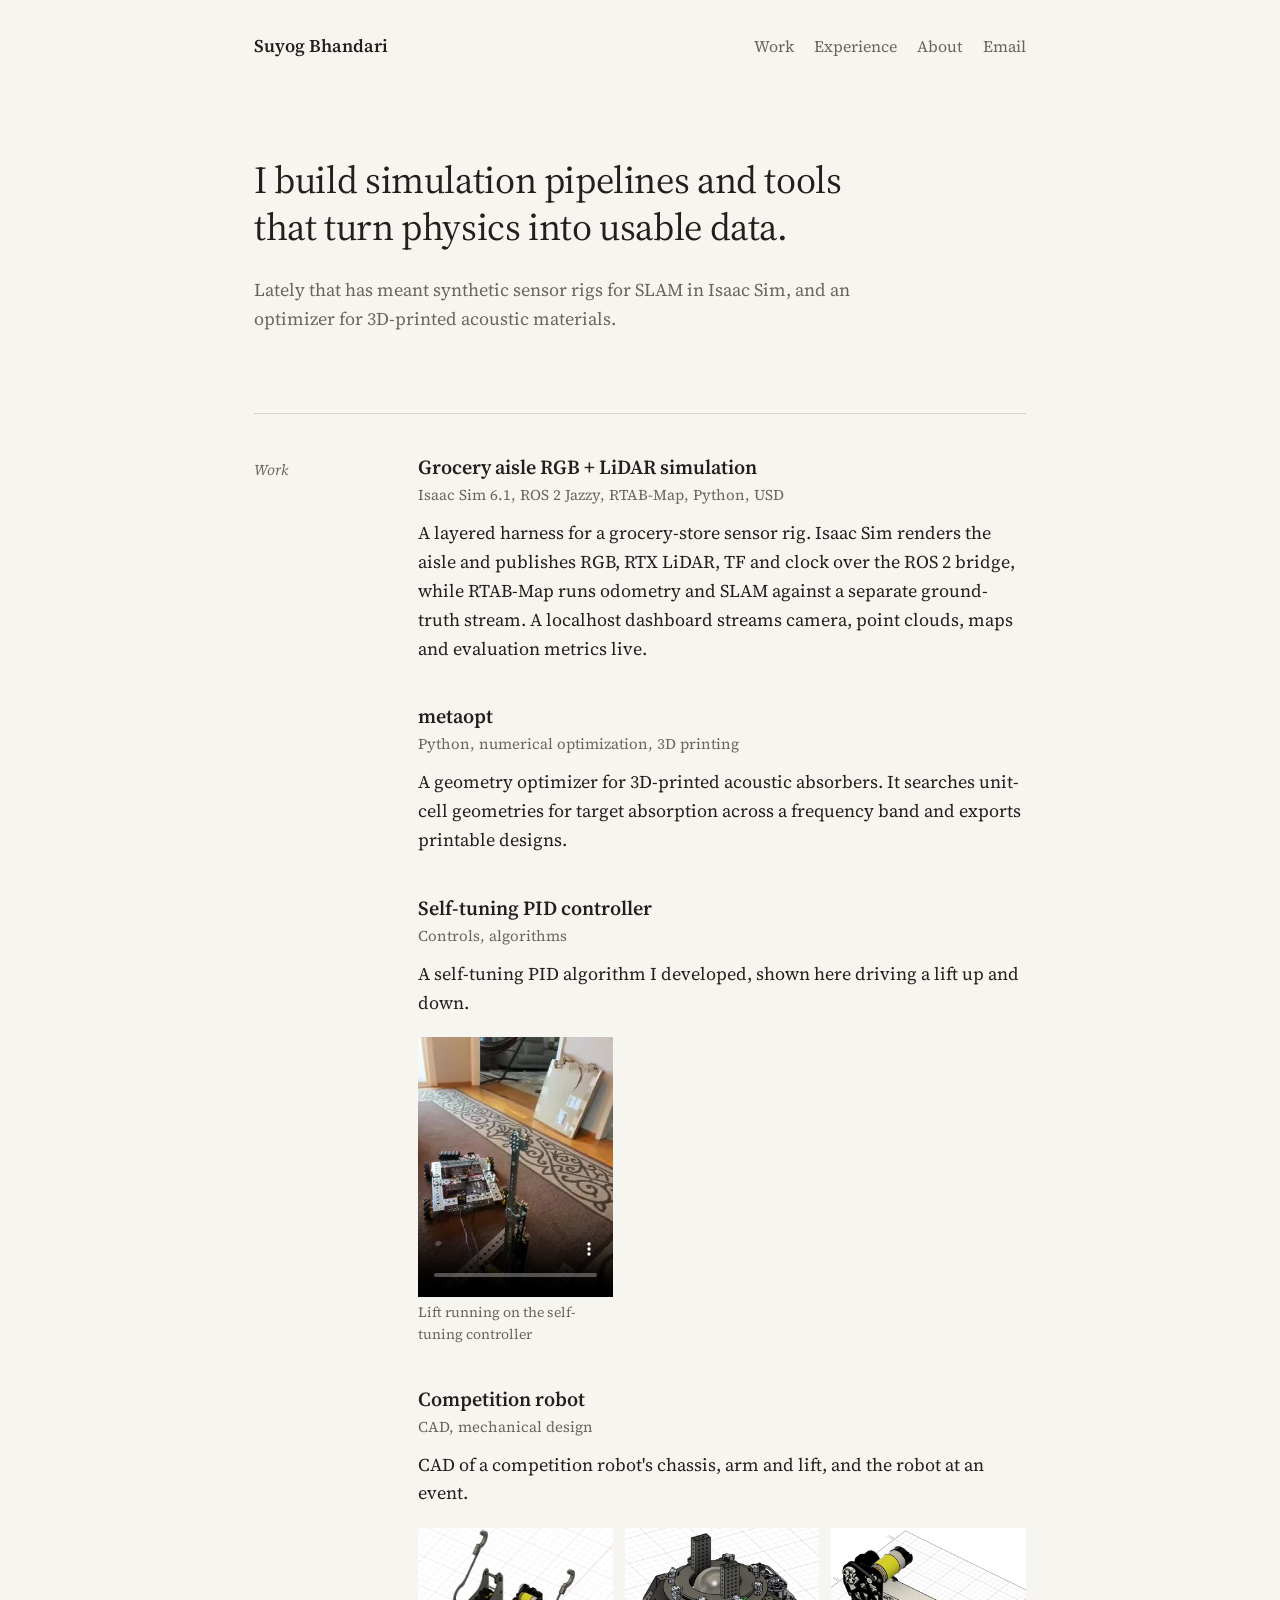
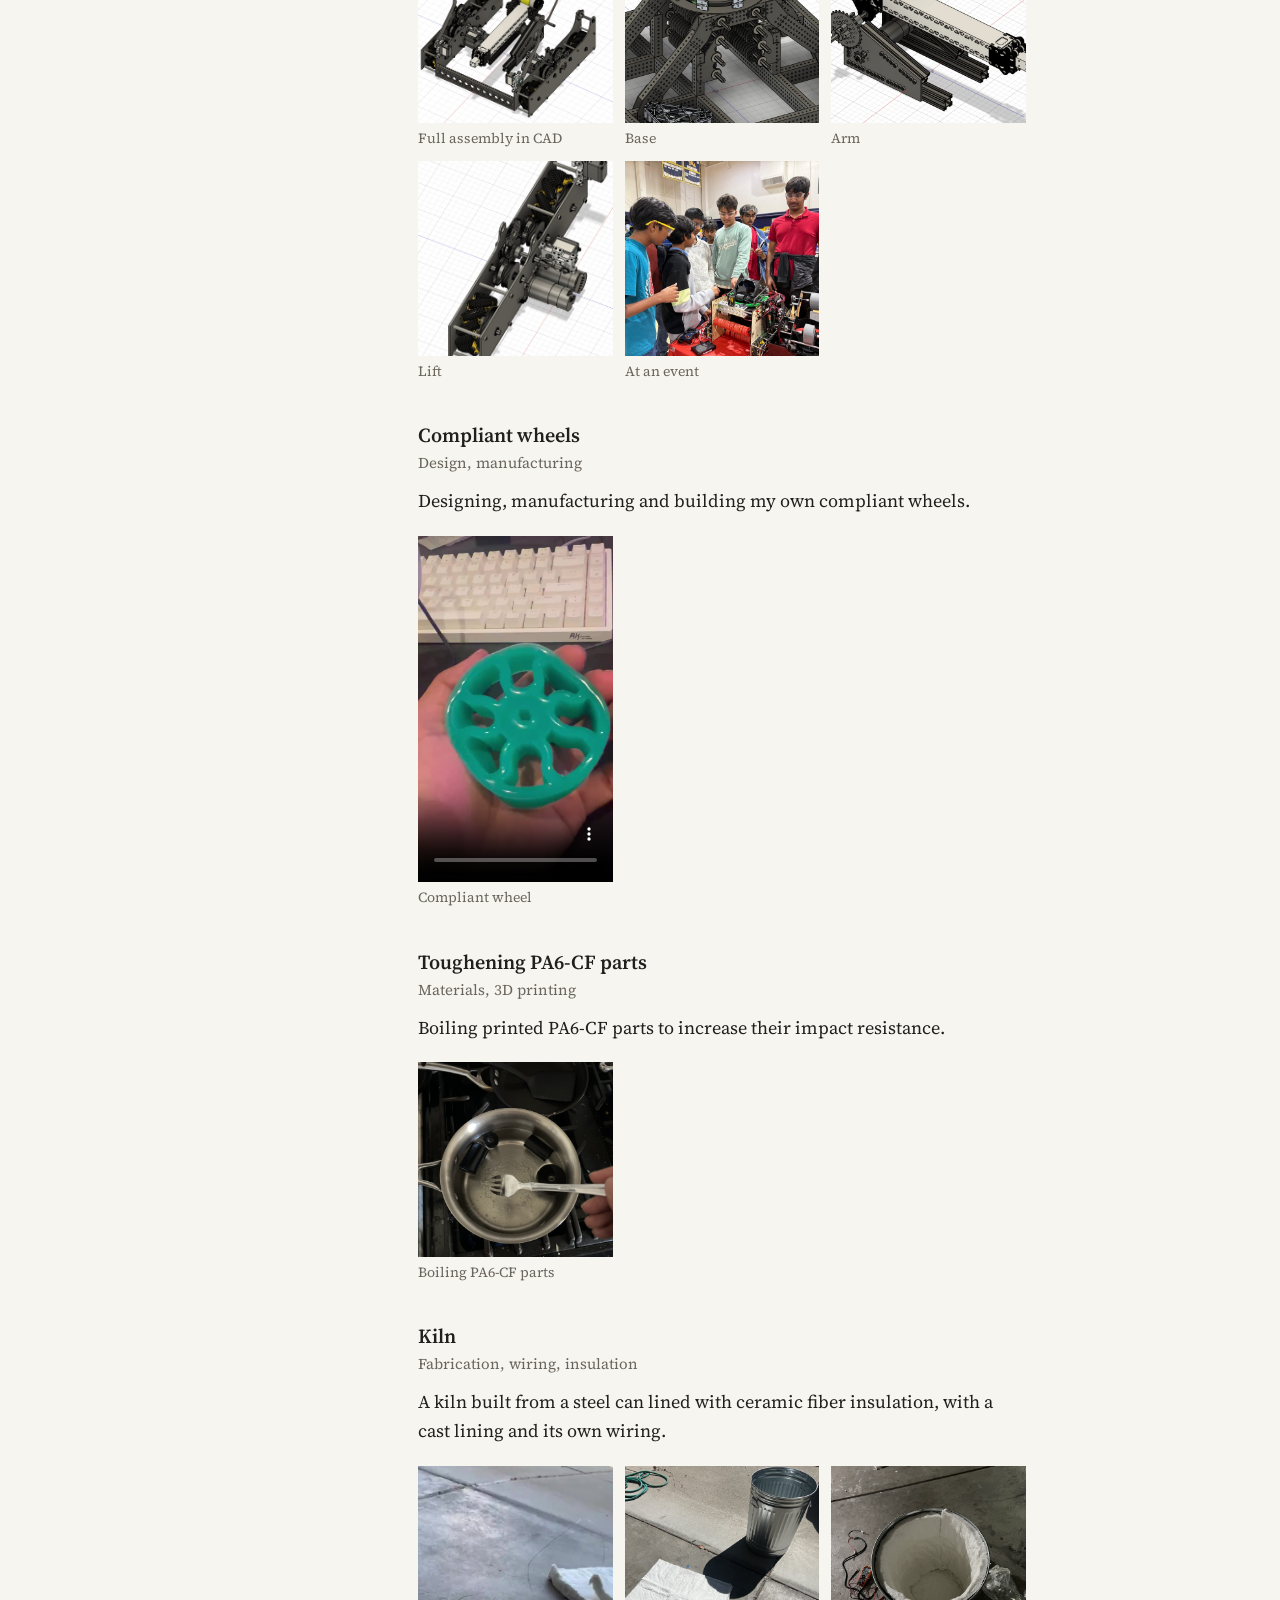
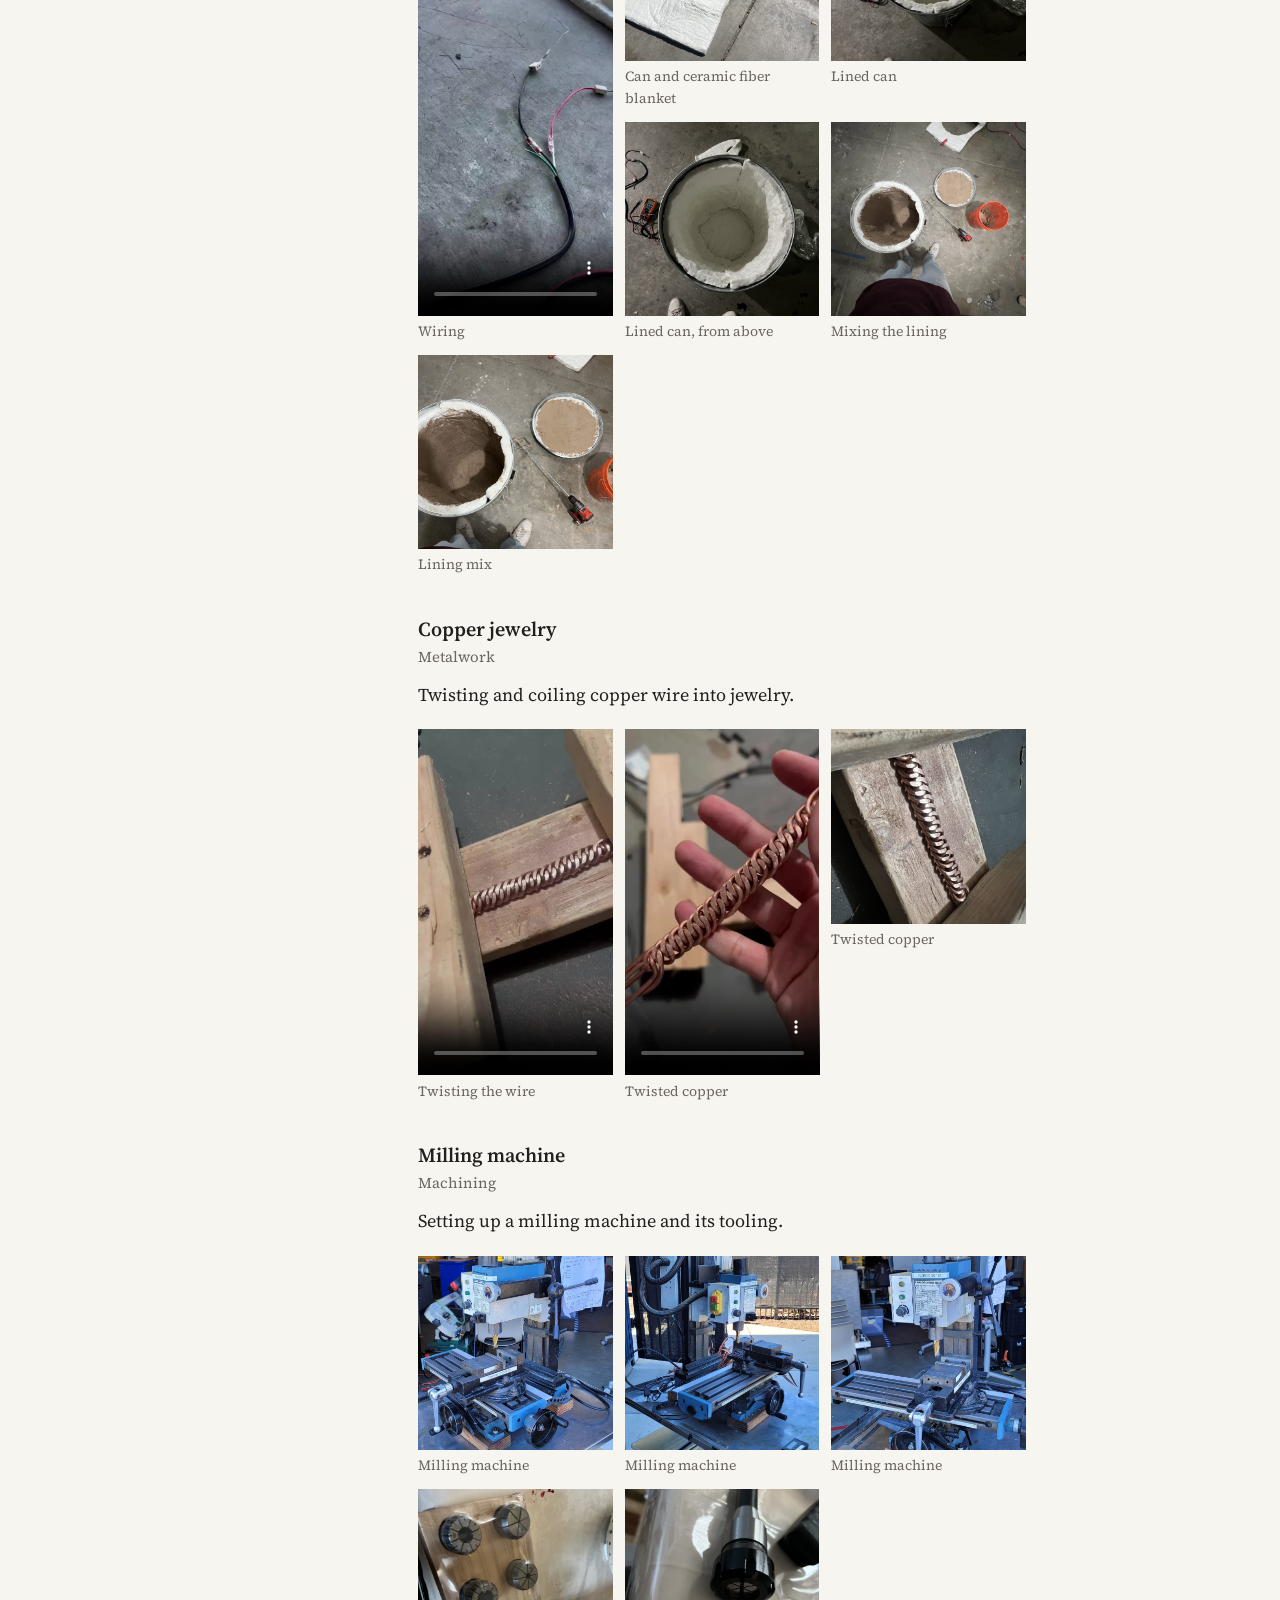
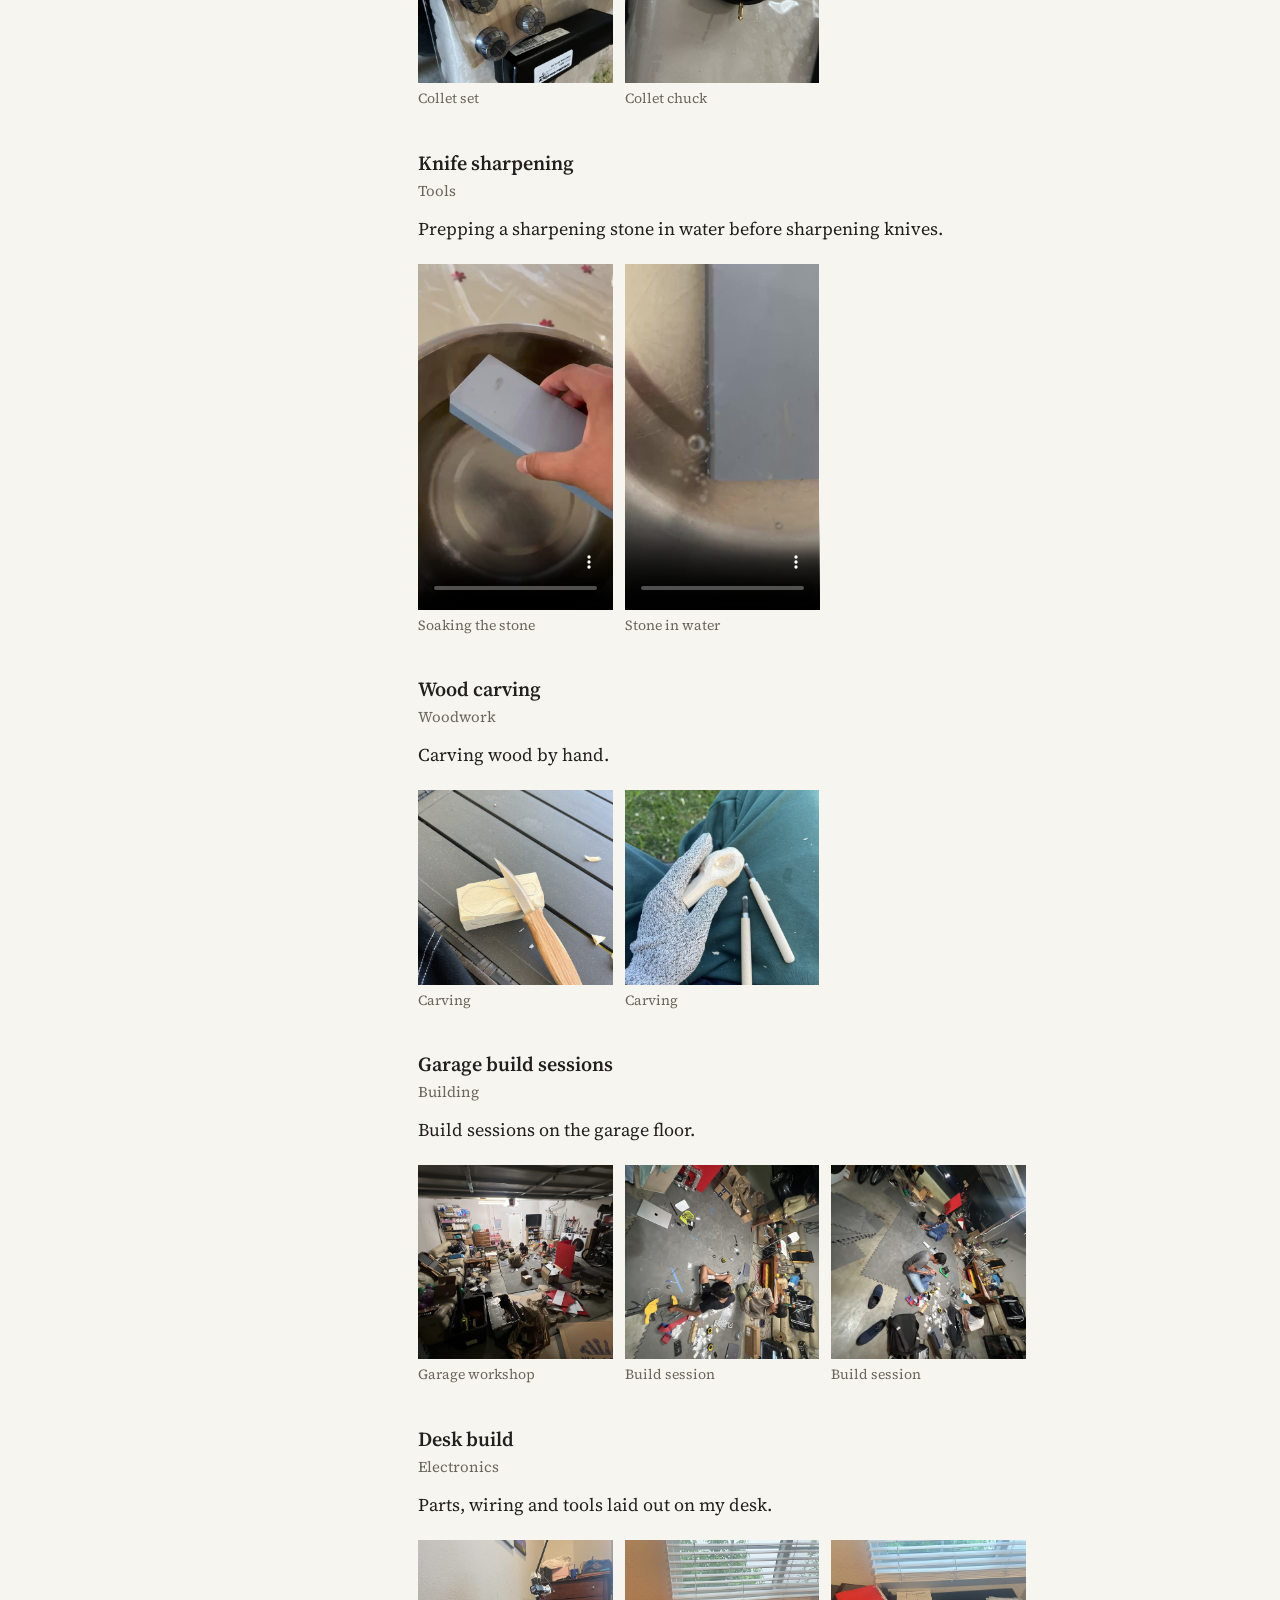
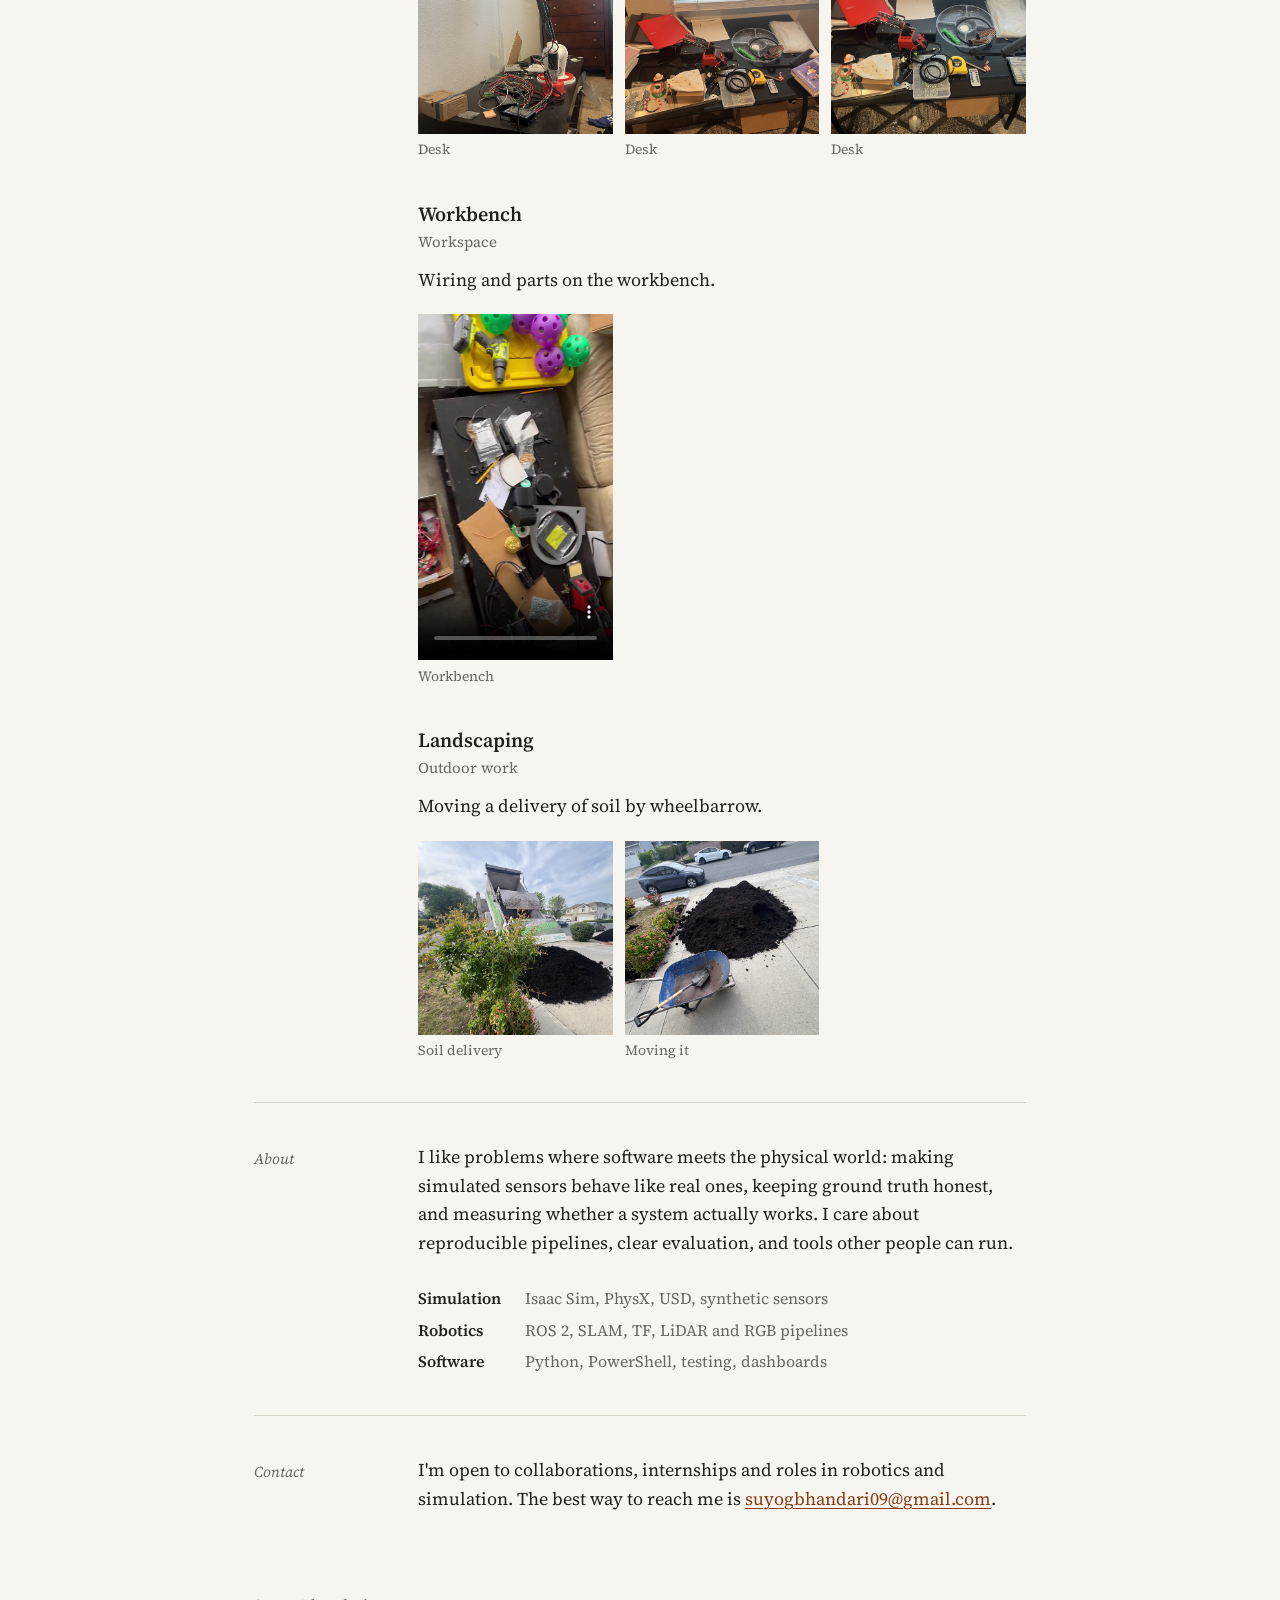
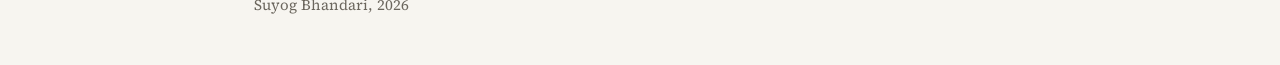
<file: index.html>
<!doctype html>
<html lang="en">
<head>
  <meta charset="utf-8">
  <meta name="viewport" content="width=device-width, initial-scale=1">
  <title>Suyog Bhandari</title>
  <meta name="description" content="Suyog Bhandari: robotics simulation, perception, and computational design.">
  <link rel="preconnect" href="https://fonts.googleapis.com">
  <link rel="preconnect" href="https://fonts.gstatic.com" crossorigin>
  <link href="https://fonts.googleapis.com/css2?family=Source+Serif+4:ital,opsz,wght@0,8..60,400;0,8..60,600;1,8..60,400&display=swap" rel="stylesheet">
  <link rel="stylesheet" href="styles.css">
</head>
<body>
  <header class="site-header">
    <a class="name" href="#top">Suyog Bhandari</a>
    <nav>
      <a href="#work">Work</a>
      <a href="/work">Experience</a>
      <a href="#about">About</a>
      <a href="mailto:suyogbhandari09@gmail.com">Email</a>
    </nav>
  </header>

  <main id="top">
    <section class="intro">
      <!-- Even the robots are told where not to look. -->
      <h1>I build simulation pipelines and tools that turn physics into usable data.</h1>
      <p>Lately that has meant synthetic sensor rigs for SLAM in Isaac Sim, and an optimizer for 3D-printed acoustic materials.</p>
    </section>

    <section id="work" class="block">
      <h2>Work</h2>
      <div class="block-body">
        <article class="entry">
          <h3>Grocery aisle RGB + LiDAR simulation</h3>
          <p class="meta">Isaac Sim 6.1, ROS 2 Jazzy, RTAB-Map, Python, USD</p>
          <p>A layered harness for a grocery-store sensor rig. Isaac Sim renders the aisle and publishes RGB, RTX LiDAR, TF and clock over the ROS 2 bridge, while RTAB-Map runs odometry and SLAM against a separate ground-truth stream. A localhost dashboard streams camera, point clouds, maps and evaluation metrics live.</p>
        </article>

        <article class="entry">
          <h3>metaopt</h3>
          <p class="meta">Python, numerical optimization, 3D printing</p>
          <p>A geometry optimizer for 3D-printed acoustic absorbers. It searches unit-cell geometries for target absorption across a frequency band and exports printable designs.</p>
        </article>

        <article class="entry">
          <h3>Self-tuning PID controller</h3>
          <p class="meta">Controls, algorithms</p>
          <p>A self-tuning PID algorithm I developed, shown here driving a lift up and down.</p>
          <div class="gallery">
            <figure class="tall">
              <video src="media/pid-lift.mp4" poster="media/pid-lift-poster.jpg" controls muted loop playsinline preload="none"></video>
              <figcaption>Lift running on the self-tuning controller</figcaption>
            </figure>
          </div>
        </article>

        <article class="entry">
          <h3>Competition robot</h3>
          <p class="meta">CAD, mechanical design</p>
          <p>CAD of a competition robot's chassis, arm and lift, and the robot at an event.</p>
          <div class="gallery">
            <figure>
              <a href="media/robot-cad-full.jpg"><img src="media/robot-cad-full.jpg" alt="CAD render of the full robot" loading="lazy"></a>
              <figcaption>Full assembly in CAD</figcaption>
            </figure>
            <figure>
              <a href="media/robot-cad-base.jpg"><img src="media/robot-cad-base.jpg" alt="CAD render of the robot base" loading="lazy"></a>
              <figcaption>Base</figcaption>
            </figure>
            <figure>
              <a href="media/robot-cad-arm.jpg"><img src="media/robot-cad-arm.jpg" alt="CAD render of the arm" loading="lazy"></a>
              <figcaption>Arm</figcaption>
            </figure>
            <figure>
              <a href="media/robot-cad-lift.jpg"><img src="media/robot-cad-lift.jpg" alt="CAD render of the lift" loading="lazy"></a>
              <figcaption>Lift</figcaption>
            </figure>
            <figure>
              <a href="media/robot-event.jpg"><img src="media/robot-event.jpg" alt="The team working on the robot at an event" loading="lazy"></a>
              <figcaption>At an event</figcaption>
            </figure>
          </div>
        </article>

        <article class="entry">
          <h3>Compliant wheels</h3>
          <p class="meta">Design, manufacturing</p>
          <p>Designing, manufacturing and building my own compliant wheels.</p>
          <div class="gallery">
            <figure class="tall">
              <video src="media/wheel-compliant.mp4" poster="media/wheel-compliant-poster.jpg" controls muted loop playsinline preload="none"></video>
              <figcaption>Compliant wheel</figcaption>
            </figure>
          </div>
        </article>

        <article class="entry">
          <h3>Toughening PA6-CF parts</h3>
          <p class="meta">Materials, 3D printing</p>
          <p>Boiling printed PA6-CF parts to increase their impact resistance.</p>
          <div class="gallery">
            <figure>
              <a href="media/pa6cf-boiling.jpg"><img src="media/pa6cf-boiling.jpg" alt="PA6-CF parts boiling in a pan on the stove" loading="lazy"></a>
              <figcaption>Boiling PA6-CF parts</figcaption>
            </figure>
          </div>
        </article>

        <article class="entry">
          <h3>Kiln</h3>
          <p class="meta">Fabrication, wiring, insulation</p>
          <p>A kiln built from a steel can lined with ceramic fiber insulation, with a cast lining and its own wiring.</p>
          <div class="gallery">
            <figure class="tall">
              <video src="media/kiln-wiring.mp4" poster="media/kiln-wiring-poster.jpg" controls muted loop playsinline preload="none"></video>
              <figcaption>Wiring</figcaption>
            </figure>
            <figure>
              <a href="media/kiln-can-blanket.jpg"><img src="media/kiln-can-blanket.jpg" alt="Steel can next to a sheet of ceramic fiber blanket" loading="lazy"></a>
              <figcaption>Can and ceramic fiber blanket</figcaption>
            </figure>
            <figure>
              <a href="media/kiln-lined-1.jpg"><img src="media/kiln-lined-1.jpg" alt="The can lined with ceramic fiber" loading="lazy"></a>
              <figcaption>Lined can</figcaption>
            </figure>
            <figure>
              <a href="media/kiln-lined-2.jpg"><img src="media/kiln-lined-2.jpg" alt="The lined can from above" loading="lazy"></a>
              <figcaption>Lined can, from above</figcaption>
            </figure>
            <figure>
              <a href="media/kiln-lining-mix-1.jpg"><img src="media/kiln-lining-mix-1.jpg" alt="Mixing the lining material in a bucket" loading="lazy"></a>
              <figcaption>Mixing the lining</figcaption>
            </figure>
            <figure>
              <a href="media/kiln-lining-mix-2.jpg"><img src="media/kiln-lining-mix-2.jpg" alt="Lining material mixed in a bucket and a tray" loading="lazy"></a>
              <figcaption>Lining mix</figcaption>
            </figure>
          </div>
        </article>

        <article class="entry">
          <h3>Copper jewelry</h3>
          <p class="meta">Metalwork</p>
          <p>Twisting and coiling copper wire into jewelry.</p>
          <div class="gallery">
            <figure class="tall">
              <video src="media/copper-twisting.mp4" poster="media/copper-twisting-poster.jpg" controls muted loop playsinline preload="none"></video>
              <figcaption>Twisting the wire</figcaption>
            </figure>
            <figure class="tall">
              <video src="media/copper-coil.mp4" poster="media/copper-coil-poster.jpg" controls muted loop playsinline preload="none"></video>
              <figcaption>Twisted copper</figcaption>
            </figure>
            <figure>
              <a href="media/copper-twist.jpg"><img src="media/copper-twist.jpg" alt="Twisted copper wire on a wooden board" loading="lazy"></a>
              <figcaption>Twisted copper</figcaption>
            </figure>
          </div>
        </article>

        <article class="entry">
          <h3>Milling machine</h3>
          <p class="meta">Machining</p>
          <p>Setting up a milling machine and its tooling.</p>
          <div class="gallery">
            <figure>
              <a href="media/shop-mill.jpg"><img src="media/shop-mill.jpg" alt="Benchtop milling machine" loading="lazy"></a>
              <figcaption>Milling machine</figcaption>
            </figure>
            <figure>
              <a href="media/shop-mill-2.jpg"><img src="media/shop-mill-2.jpg" alt="Milling machine outdoors" loading="lazy"></a>
              <figcaption>Milling machine</figcaption>
            </figure>
            <figure>
              <a href="media/shop-mill-3.jpg"><img src="media/shop-mill-3.jpg" alt="Milling machine on a stand" loading="lazy"></a>
              <figcaption>Milling machine</figcaption>
            </figure>
            <figure>
              <a href="media/shop-collets.jpg"><img src="media/shop-collets.jpg" alt="Set of collets" loading="lazy"></a>
              <figcaption>Collet set</figcaption>
            </figure>
            <figure>
              <a href="media/shop-collet-chuck.jpg"><img src="media/shop-collet-chuck.jpg" alt="Collet chuck holding an end mill" loading="lazy"></a>
              <figcaption>Collet chuck</figcaption>
            </figure>
          </div>
        </article>

        <article class="entry">
          <h3>Knife sharpening</h3>
          <p class="meta">Tools</p>
          <p>Prepping a sharpening stone in water before sharpening knives.</p>
          <div class="gallery">
            <figure class="tall">
              <video src="media/sharpening-soak.mp4" poster="media/sharpening-soak-poster.jpg" controls muted loop playsinline preload="none"></video>
              <figcaption>Soaking the stone</figcaption>
            </figure>
            <figure class="tall">
              <video src="media/sharpening-soak-2.mp4" poster="media/sharpening-soak-2-poster.jpg" controls muted loop playsinline preload="none"></video>
              <figcaption>Stone in water</figcaption>
            </figure>
          </div>
        </article>

        <article class="entry">
          <h3>Wood carving</h3>
          <p class="meta">Woodwork</p>
          <p>Carving wood by hand.</p>
          <div class="gallery">
            <figure>
              <a href="media/shop-carving.jpg"><img src="media/shop-carving.jpg" alt="Carving knife and a block of wood" loading="lazy"></a>
              <figcaption>Carving</figcaption>
            </figure>
            <figure>
              <a href="media/shop-carving-2.jpg"><img src="media/shop-carving-2.jpg" alt="Carved wooden spoon blank and carving tools" loading="lazy"></a>
              <figcaption>Carving</figcaption>
            </figure>
          </div>
        </article>

        <article class="entry">
          <h3>Garage build sessions</h3>
          <p class="meta">Building</p>
          <p>Build sessions on the garage floor.</p>
          <div class="gallery">
            <figure>
              <a href="media/shop-garage.jpg"><img src="media/shop-garage.jpg" alt="Garage set up as a workshop" loading="lazy"></a>
              <figcaption>Garage workshop</figcaption>
            </figure>
            <figure>
              <a href="media/shop-garage-floor.jpg"><img src="media/shop-garage-floor.jpg" alt="Build session on the garage floor" loading="lazy"></a>
              <figcaption>Build session</figcaption>
            </figure>
            <figure>
              <a href="media/shop-garage-floor-2.jpg"><img src="media/shop-garage-floor-2.jpg" alt="Another build session on the garage floor" loading="lazy"></a>
              <figcaption>Build session</figcaption>
            </figure>
          </div>
        </article>

        <article class="entry">
          <h3>Desk build</h3>
          <p class="meta">Electronics</p>
          <p>Parts, wiring and tools laid out on my desk.</p>
          <div class="gallery">
            <figure>
              <a href="media/desk-1.jpg"><img src="media/desk-1.jpg" alt="Electronics desk with wiring and a soldering station" loading="lazy"></a>
              <figcaption>Desk</figcaption>
            </figure>
            <figure>
              <a href="media/desk-2.jpg"><img src="media/desk-2.jpg" alt="Desk covered in parts and tools" loading="lazy"></a>
              <figcaption>Desk</figcaption>
            </figure>
            <figure>
              <a href="media/desk-3.jpg"><img src="media/desk-3.jpg" alt="Desk covered in parts and tools" loading="lazy"></a>
              <figcaption>Desk</figcaption>
            </figure>
          </div>
        </article>

        <article class="entry">
          <h3>Workbench</h3>
          <p class="meta">Workspace</p>
          <p>Wiring and parts on the workbench.</p>
          <div class="gallery">
            <figure class="tall">
              <video src="media/bench.mp4" poster="media/bench-poster.jpg" controls muted loop playsinline preload="none"></video>
              <figcaption>Workbench</figcaption>
            </figure>
          </div>
        </article>

        <article class="entry">
          <h3>Landscaping</h3>
          <p class="meta">Outdoor work</p>
          <p>Moving a delivery of soil by wheelbarrow.</p>
          <div class="gallery">
            <figure>
              <a href="media/landscaping-delivery.jpg"><img src="media/landscaping-delivery.jpg" alt="Soil being dumped from a truck" loading="lazy"></a>
              <figcaption>Soil delivery</figcaption>
            </figure>
            <figure>
              <a href="media/landscaping-wheelbarrow.jpg"><img src="media/landscaping-wheelbarrow.jpg" alt="Pile of soil with a wheelbarrow and shovel" loading="lazy"></a>
              <figcaption>Moving it</figcaption>
            </figure>
          </div>
        </article>
      </div>
    </section>

    <section id="about" class="block">
      <h2>About</h2>
      <div class="block-body">
        <p>I like problems where software meets the physical world: making simulated sensors behave like real ones, keeping ground truth honest, and measuring whether a system actually works. I care about reproducible pipelines, clear evaluation, and tools other people can run.</p>
        <dl class="skills">
          <dt>Simulation</dt><dd>Isaac Sim, PhysX, USD, synthetic sensors</dd>
          <dt>Robotics</dt><dd>ROS 2, SLAM, TF, LiDAR and RGB pipelines</dd>
          <dt>Software</dt><dd>Python, PowerShell, testing, dashboards</dd>
        </dl>
      </div>
    </section>

    <section id="contact" class="block">
      <h2>Contact</h2>
      <div class="block-body">
        <p>I'm open to collaborations, internships and roles in robotics and simulation. The best way to reach me is <a href="mailto:suyogbhandari09@gmail.com">suyogbhandari09@gmail.com</a>.</p>
      </div>
    </section>
  </main>

  <footer>Suyog Bhandari, <span id="year"></span></footer>
  <script src="/js/year.js"></script>
  <script src="/js/intro.js"></script>
</body>
</html>
</file>
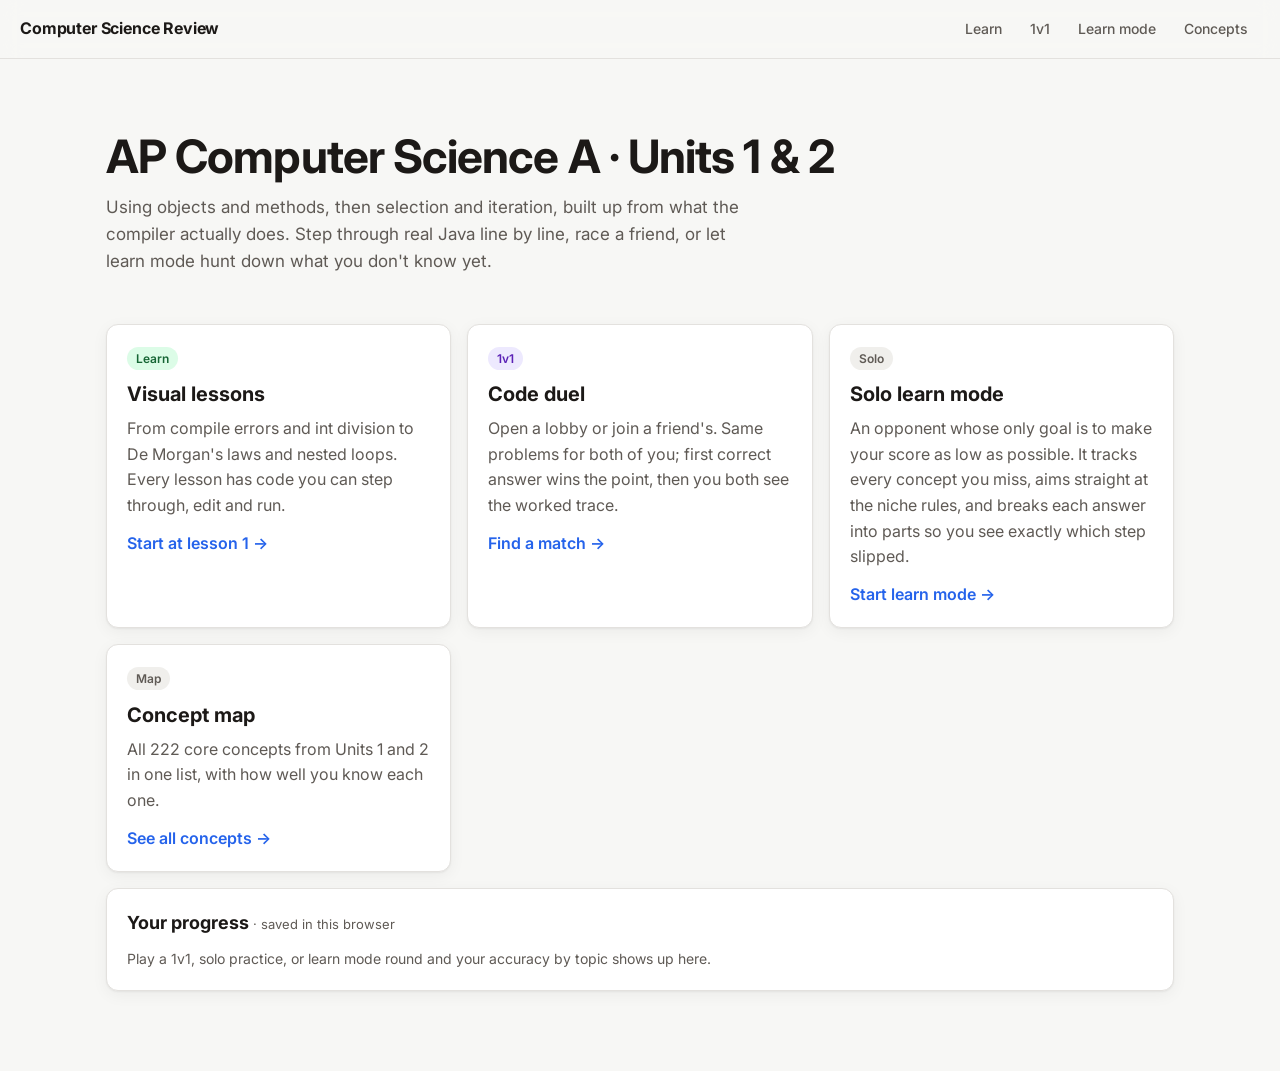
<file: compscireviewsecret/index.html>
<!doctype html>
<html lang="en">
<head>
  <meta charset="utf-8">
  <meta name="viewport" content="width=device-width, initial-scale=1">
  <meta name="robots" content="noindex, nofollow">
  <title>Computer Science Review</title>
  <link rel="preconnect" href="https://fonts.googleapis.com">
  <link rel="preconnect" href="https://fonts.gstatic.com" crossorigin>
  <link href="https://fonts.googleapis.com/css2?family=Inter:wght@400;500;600;700&family=JetBrains+Mono:wght@400;500&display=swap" rel="stylesheet">
  <link rel="stylesheet" href="/physicsreview/style.css">
  <link rel="stylesheet" href="/compscireviewsecret/style.css">
</head>
<body>
  <header class="topbar">
    <a class="brand" href="/compscireviewsecret/">Computer Science Review</a>
    <nav>
      <a href="/compscireviewsecret/learn.html">Learn</a>
      <a href="/compscireviewsecret/duel.html">1v1</a>
      <a href="/compscireviewsecret/duel.html#learn">Learn mode</a>
      <a href="/compscireviewsecret/concepts.html">Concepts</a>
    </nav>
  </header>
  <main class="wrap">
    <section class="hero">
      <h1>AP Computer Science A · Units 1 &amp; 2</h1>
      <p>Using objects and methods, then selection and iteration, built up from what the compiler actually does. Step through real Java line by line, race a friend, or let learn mode hunt down what you don't know yet.</p>
    </section>
    <div class="hub-grid">
      <a class="card" href="/compscireviewsecret/learn.html">
        <span class="pill u1">Learn</span>
        <h2>Visual lessons</h2>
        <p class="muted">From compile errors and int division to De Morgan's laws and nested loops. Every lesson has code you can step through, edit and run.</p>
        <p style="margin-top:12px;font-weight:600;color:var(--accent)" id="learnCta">Start at lesson 1 →</p>
      </a>
      <a class="card" href="/compscireviewsecret/duel.html">
        <span class="pill u2">1v1</span>
        <h2>Code duel</h2>
        <p class="muted">Open a lobby or join a friend's. Same problems for both of you; first correct answer wins the point, then you both see the worked trace.</p>
        <p style="margin-top:12px;font-weight:600;color:var(--accent)">Find a match →</p>
      </a>
      <a class="card" href="/compscireviewsecret/duel.html#learn">
        <span class="pill">Solo</span>
        <h2>Solo learn mode</h2>
        <p class="muted">An opponent whose only goal is to make your score as low as possible. It tracks every concept you miss, aims straight at the niche rules, and breaks each answer into parts so you see exactly which step slipped.</p>
        <p style="margin-top:12px;font-weight:600;color:var(--accent)" id="lmCta">Start learn mode →</p>
      </a>
      <a class="card" href="/compscireviewsecret/concepts.html">
        <span class="pill">Map</span>
        <h2>Concept map</h2>
        <p class="muted" id="cmCount">Every core concept from Units 1 and 2 in one list, with how well you know each one.</p>
        <p style="margin-top:12px;font-weight:600;color:var(--accent)">See all concepts →</p>
      </a>
    </div>
    <section class="card" style="margin-top:16px" id="statsCard">
      <h2 style="font-size:18px">Your progress <span class="muted" style="font-size:13px;font-weight:400">· saved in this browser</span></h2>
      <div class="stats" id="stats"></div>
    </section>
  </main>
  <script src="/compscireviewsecret/js/site.js"></script>
  <script src="/physicsreview/js/pr.js"></script>
  <script src="/compscireviewsecret/js/concepts.js"></script>
  <script src="/compscireviewsecret/js/home.js"></script>
</body>
</html>
</file>
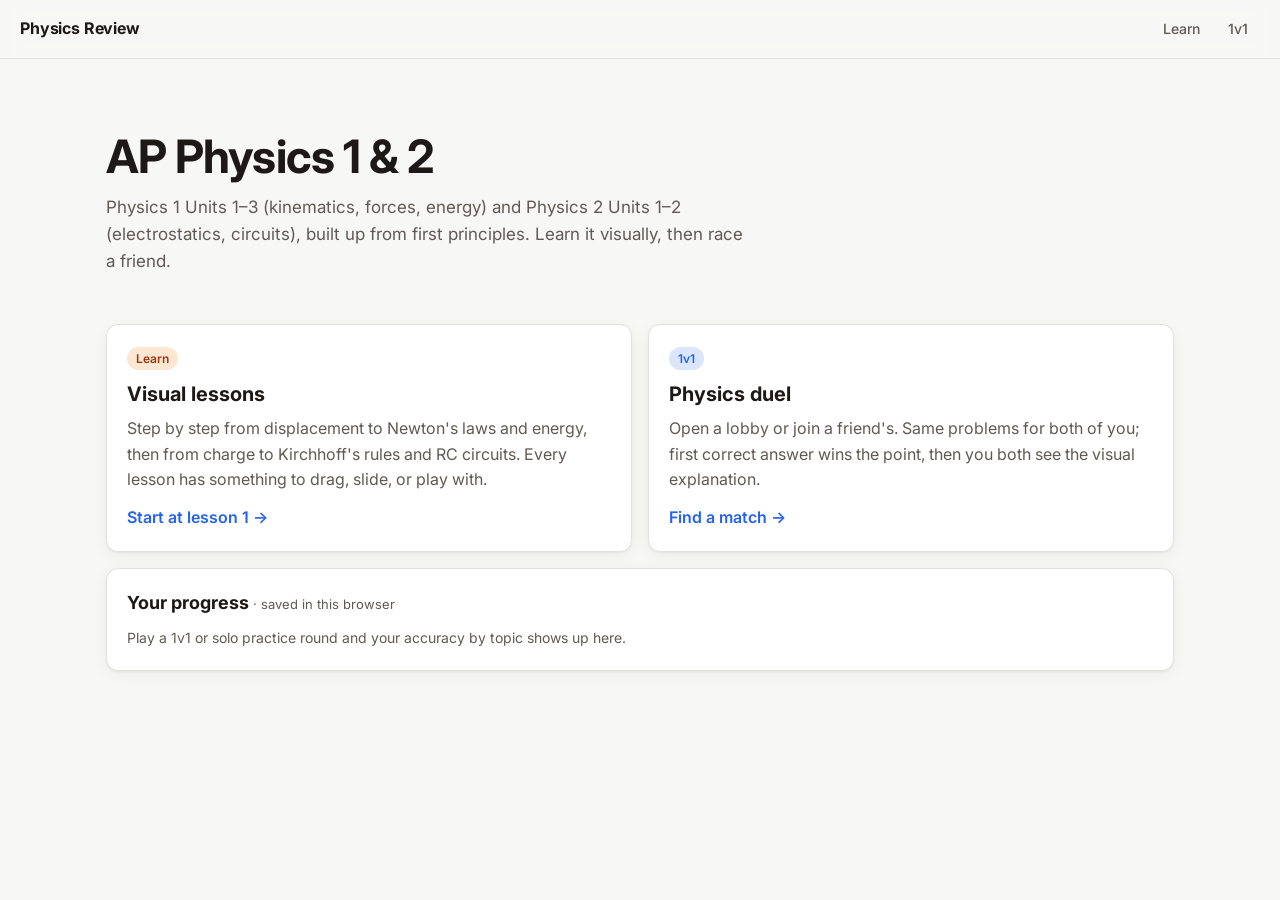
<file: physicsreview/index.html>
<!doctype html>
<html lang="en">
<head>
  <meta charset="utf-8">
  <meta name="viewport" content="width=device-width, initial-scale=1">
  <meta name="robots" content="noindex, nofollow">
  <title>Physics Review</title>
  <link rel="preconnect" href="https://fonts.googleapis.com">
  <link rel="preconnect" href="https://fonts.gstatic.com" crossorigin>
  <link href="https://fonts.googleapis.com/css2?family=Inter:wght@400;500;600;700&family=JetBrains+Mono:wght@400;500&display=swap" rel="stylesheet">
  <link rel="stylesheet" href="/physicsreview/style.css">
</head>
<body>
  <header class="topbar">
    <a class="brand" href="/physicsreview/">Physics Review</a>
    <nav>
      <a href="/physicsreview/learn.html">Learn</a>
      <a href="/physicsreview/duel.html">1v1</a>
    </nav>
  </header>
  <main class="wrap">
    <section class="hero">
      <h1>AP Physics 1 &amp; 2</h1>
      <p>Physics 1 Units 1–3 (kinematics, forces, energy) and Physics 2 Units 1–2 (electrostatics, circuits), built up from first principles. Learn it visually, then race a friend.</p>
    </section>
    <div class="hub-grid">
      <a class="card" href="/physicsreview/learn.html">
        <span class="pill u1">Learn</span>
        <h2>Visual lessons</h2>
        <p class="muted">Step by step from displacement to Newton's laws and energy, then from charge to Kirchhoff's rules and RC circuits. Every lesson has something to drag, slide, or play with.</p>
        <p style="margin-top:12px;font-weight:600;color:var(--accent)" id="learnCta">Start at lesson 1 →</p>
      </a>
      <a class="card" href="/physicsreview/duel.html">
        <span class="pill u2">1v1</span>
        <h2>Physics duel</h2>
        <p class="muted">Open a lobby or join a friend's. Same problems for both of you; first correct answer wins the point, then you both see the visual explanation.</p>
        <p style="margin-top:12px;font-weight:600;color:var(--accent)">Find a match →</p>
      </a>
    </div>
    <section class="card" style="margin-top:16px" id="statsCard">
      <h2 style="font-size:18px">Your progress <span class="muted" style="font-size:13px;font-weight:400">· saved in this browser</span></h2>
      <div class="stats" id="stats"></div>
    </section>
  </main>
  <script src="/physicsreview/js/pr.js"></script>
  <script src="/physicsreview/js/home.js"></script>
</body>
</html>
</file>
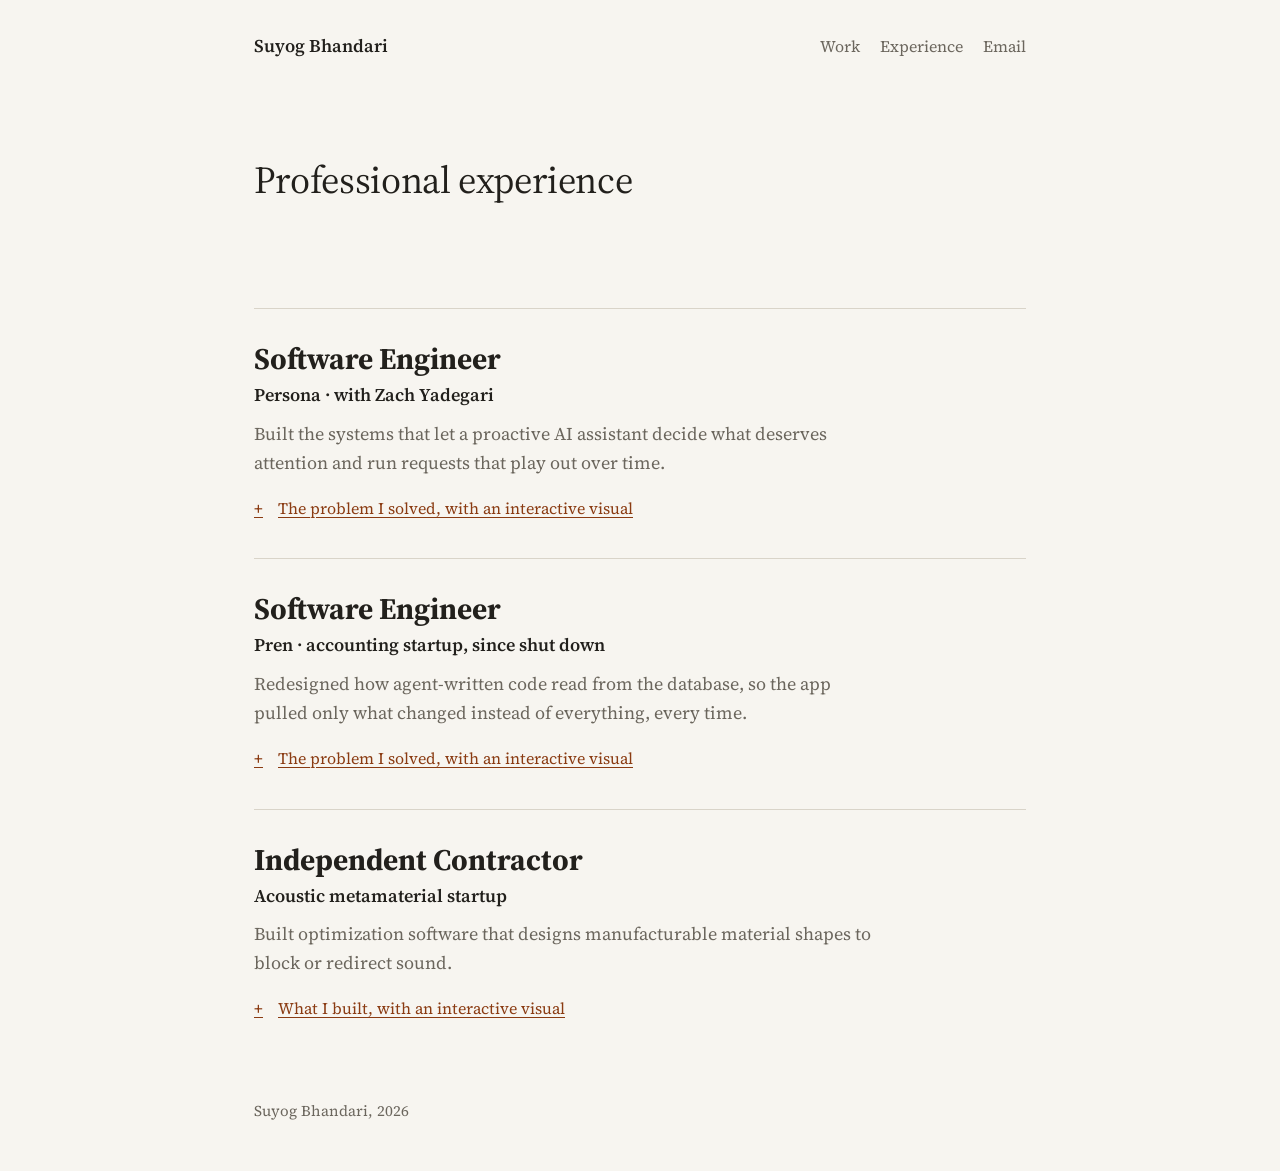
<file: work/index.html>
<!doctype html>
<html lang="en">
<head>
  <meta charset="utf-8">
  <meta name="viewport" content="width=device-width, initial-scale=1">
  <title>Professional experience · Suyog Bhandari</title>
  <meta name="description" content="Suyog Bhandari's professional experience: software engineer at Persona and Pren, and independent contractor for an acoustic metamaterial startup.">
  <link rel="preconnect" href="https://fonts.googleapis.com">
  <link rel="preconnect" href="https://fonts.gstatic.com" crossorigin>
  <link href="https://fonts.googleapis.com/css2?family=Press+Start+2P&family=Source+Serif+4:ital,opsz,wght@0,8..60,400;0,8..60,600;0,8..60,700;1,8..60,400&display=swap" rel="stylesheet">
  <link rel="stylesheet" href="/styles.css">
</head>
<body>
  <header class="site-header">
    <a class="name" href="/">Suyog Bhandari</a>
    <nav>
      <a href="/#work">Work</a>
      <a href="/work" aria-current="page">Experience</a>
      <a href="mailto:suyogbhandari09@gmail.com">Email</a>
    </nav>
  </header>

  <main>
    <section class="intro">
      <h1>Professional experience</h1>
    </section>

    <article class="job">
      <h2 class="job-role">Software Engineer</h2>
      <p class="job-org">Persona · with Zach Yadegari</p>
      <p class="job-summary">Built the systems that let a proactive AI assistant decide what deserves attention and run requests that play out over time.</p>
      <details class="job-detail">
        <summary>The problem I solved, with an interactive visual</summary>
        <div class="entry">
          <p>Persona is an iPhone assistant meant to act before you ask. It connects to Gmail, Calendar and Drive, keeps a model of who you are, and steps in when something matters. I built two of the systems behind that: the one that decides what deserves attention, and the one that runs requests that play out over time.</p>

          <h4>The problem</h4>
          <p>An assistant that watches your inbox can fail in two easy ways. It can surface everything and become one more source of notifications, or it can surface too little and be useless. The text of a message alone doesn't tell you which: "are you free later?" is worth acting on from a friend and is noise from a store.</p>

          <figure class="viz" id="personaViz">
            <div class="viz-slider">
              <span>Before Suyog</span>
              <input type="range" min="0" max="100" value="0" aria-label="Persona before or after Suyog">
              <span>After Suyog</span>
            </div>
            <canvas role="img" aria-label="Before: a conveyor of cardboard boxes labeled email, message, calendar, promo and more feeds one big AI agent machine fed by a thick stream of Zach's money. It takes 4.5 seconds per box, so the line backs up and boxes pile on top of each other while the 'in line' count climbs. After: the same conveyor, at the same speed, feeds a small classifier layer that ignores promos and copies the rest to Memory, Action and Future action. Nothing waits in line, and only a thin trickle of money goes into Action."></canvas>
            <figcaption>Drag the slider. Boxes arrive at the same speed both ways. Before, the expensive agent handles every box one at a time and the line backs up. After, a classifier sorts each box as it arrives and only real work reaches the agent.</figcaption>
          </figure>

          <h4>Importance system</h4>
          <p>Everything that reaches Persona without the user asking, like an incoming email, goes through a triage step. It gathers the context that matters for that event: what Persona knows about the user, their history with the sender, and their recent conversations. Then it makes one of three decisions. It can ignore the event, notify the user, or start a <em>deep task</em>, a background agent run that does the work, such as checking the calendar and drafting a reply.</p>
          <p>Every decision is stored with its reasons, and an admin view shows each event, the context that went in, and why it was ignored or acted on. In testing, a car dealership's promotion was ignored. A friend asking to hang out on the day of a family birthday became a drafted reply that offered times around the birthday errand.</p>

          <h4>Polling system</h4>
          <p>Some requests are about time rather than a single answer: "watch BTC-USD every minute for three minutes," or "call me five minutes before every meeting." I built the piece that turns a plain-English request like that into a scheduled background job, with an interval, a stop condition and a data check on every tick. The job keeps running after the user leaves the app. When the window closes, it combines the samples into one answer, such as the average price over those three minutes, and posts it back into the chat instead of pinging on every check.</p>

          <h4>Why it was interesting</h4>
          <p>The hard part wasn't calling a model. It was judgment and time. Triage runs on every email, so it has to be cheap, but it also needs enough context to get the call right. It also has to explain itself, because when software acts on your behalf, you need to see why. Polling meant moving work off the phone into jobs that outlive the conversation and finish on their own.</p>
        </div>
      </details>
    </article>

    <article class="job">
      <h2 class="job-role">Software Engineer</h2>
      <p class="job-org">Pren · accounting startup, since shut down</p>
      <p class="job-summary">Redesigned how agent-written code read from the database, so the app pulled only what changed instead of everything, every time.</p>
      <details class="job-detail">
        <summary>The problem I solved, with an interactive visual</summary>
        <div class="entry">
          <p>Pren built accounting software, and the team wanted Claude to do much of the building. My biggest fix was to how that agent-written code talked to the database.</p>

          <h4>The problem</h4>
          <p>One of the rules the agent followed was "reuse existing functions," a sensible rule for keeping a codebase small. When the first version of the app was built, the agent wrote a function that pulled everything from the database. As features were added, it did what the rule said and reused that function, so every single time the app ran, it pulled the whole database again, even when nothing had changed. No single run looked wrong, but together they sent database egress, the data read out of the database, far past our limit.</p>

          <h4>The fix</h4>
          <p>I designed a sync that only pulls new information:</p>
          <ol class="steps">
            <li>The app first fetches a single number: the database's version.</li>
            <li>If it matches the version the app already has, nothing else is fetched.</li>
            <li>If it's higher, the app checks the version of each individual data store.</li>
            <li>For the stores that changed, it runs the same check again and pulls only what it needs.</li>
          </ol>

          <figure class="viz" id="prenViz">
            <div class="viz-slider">
              <span>Before Suyog</span>
              <input type="range" min="0" max="100" value="0" aria-label="Pren before or after Suyog">
              <span>After Suyog</span>
            </div>
            <canvas role="img" aria-label="Before: dump trucks haul giant boulders of data down a road from the database to the app's lot. Each time one arrives, the boulder the app already had is shoved into the sea, counted as wasted egress, and the egress meter runs past its limit. After: a small pickup carries only a version number. When nothing changed it turns around; when something did, a small truck brings just the new rows and adds them next to the boulder. Nothing goes into the sea."></canvas>
            <div class="ledger">
              <p class="ledger-title">Rules for the agent</p>
              <p class="ledger-rule">1. Reuse existing functions.</p>
              <p class="ledger-rule ledger-new">2. Only pull what changed: database version first, then each store's version, then just the new rows.</p>
              <p class="ledger-title">Shared data function</p>
              <p><span class="ledger-old">Pull everything</span> · on every run</p>
              <p class="ledger-new">Pull only what changed · on every run</p>
            </div>
            <figcaption>Drag the slider to see the fix. The agent's rule book gets the new rule, and every run of the shared function gets cheaper too.</figcaption>
          </figure>

          <h4>Why it was interesting</h4>
          <p>The bug didn't live in any one line. It came from a good rule meeting an expensive building block, and the agent kept multiplying the cost because it was being consistent. When code is written by an agent that follows rules, the functions it reaches for first need to be cheap, because they will be reused everywhere.</p>
        </div>
      </details>
    </article>

    <article class="job">
      <h2 class="job-role">Independent Contractor</h2>
      <p class="job-org">Acoustic metamaterial startup</p>
      <p class="job-summary">Built optimization software that designs manufacturable material shapes to block or redirect sound.</p>
      <details class="job-detail">
        <summary>What I built, with an interactive visual</summary>
        <div class="entry">
          <p>Sound is a pressure wave, and a material's internal geometry decides what happens to that wave: it can trap it, cancel it, or steer it somewhere else. My software generates material shapes that manipulate those waves to block sound. Each shape is generated for a specific manufacturing method, so the designs it produces can actually be made.</p>
          <p>Blocking isn't the only option. Redirecting the sound can be more effective than simply stopping it, and the software explores those designs too.</p>

          <figure class="viz" id="metaViz">
            <div class="viz-slider">
              <span>Plain wall</span>
              <input type="range" min="0" max="100" value="0" aria-label="Plain wall or optimized metamaterial">
              <span>Optimized metamaterial</span>
            </div>
            <canvas role="img" aria-label="Top: the optimizer works through manufacturing methods in order, FDM printing, then CNC milling, then laser-cut sheets. For each it generates candidate unit cells the method can make (Helmholtz resonator chambers for FDM, wells of different depths for CNC, perforated sheets with air gaps for laser cutting), scores each one, and keeps the best. Bottom: a drone's sound waves travel toward a home. With a plain wall most of the sound gets through and the home hears it. With a panel built from the optimizer's best cell, only a little gets through and much of the sound is redirected up and away."></canvas>
            <figcaption>Drag the slider. The top strip is the optimizer. It takes one manufacturing method at a time, only generates shapes that method can make, scores them, and keeps the best. The panel in the scene is built from that best shape.</figcaption>
          </figure>

          <h4>Why it matters</h4>
          <p>Quieter homes are the obvious use. The sharper one is defense, where drones and other equipment need to go unheard. In both, the physics and the manufacturing pull against each other. The best shape on paper is worthless if it can't be built, so the manufacturing method shapes the search from the start.</p>
        </div>
      </details>
    </article>
  </main>

  <footer>Suyog Bhandari, <span id="year"></span></footer>
  <script src="/js/year.js"></script>
  <script src="/work/work.js"></script>
</body>
</html>
</file>
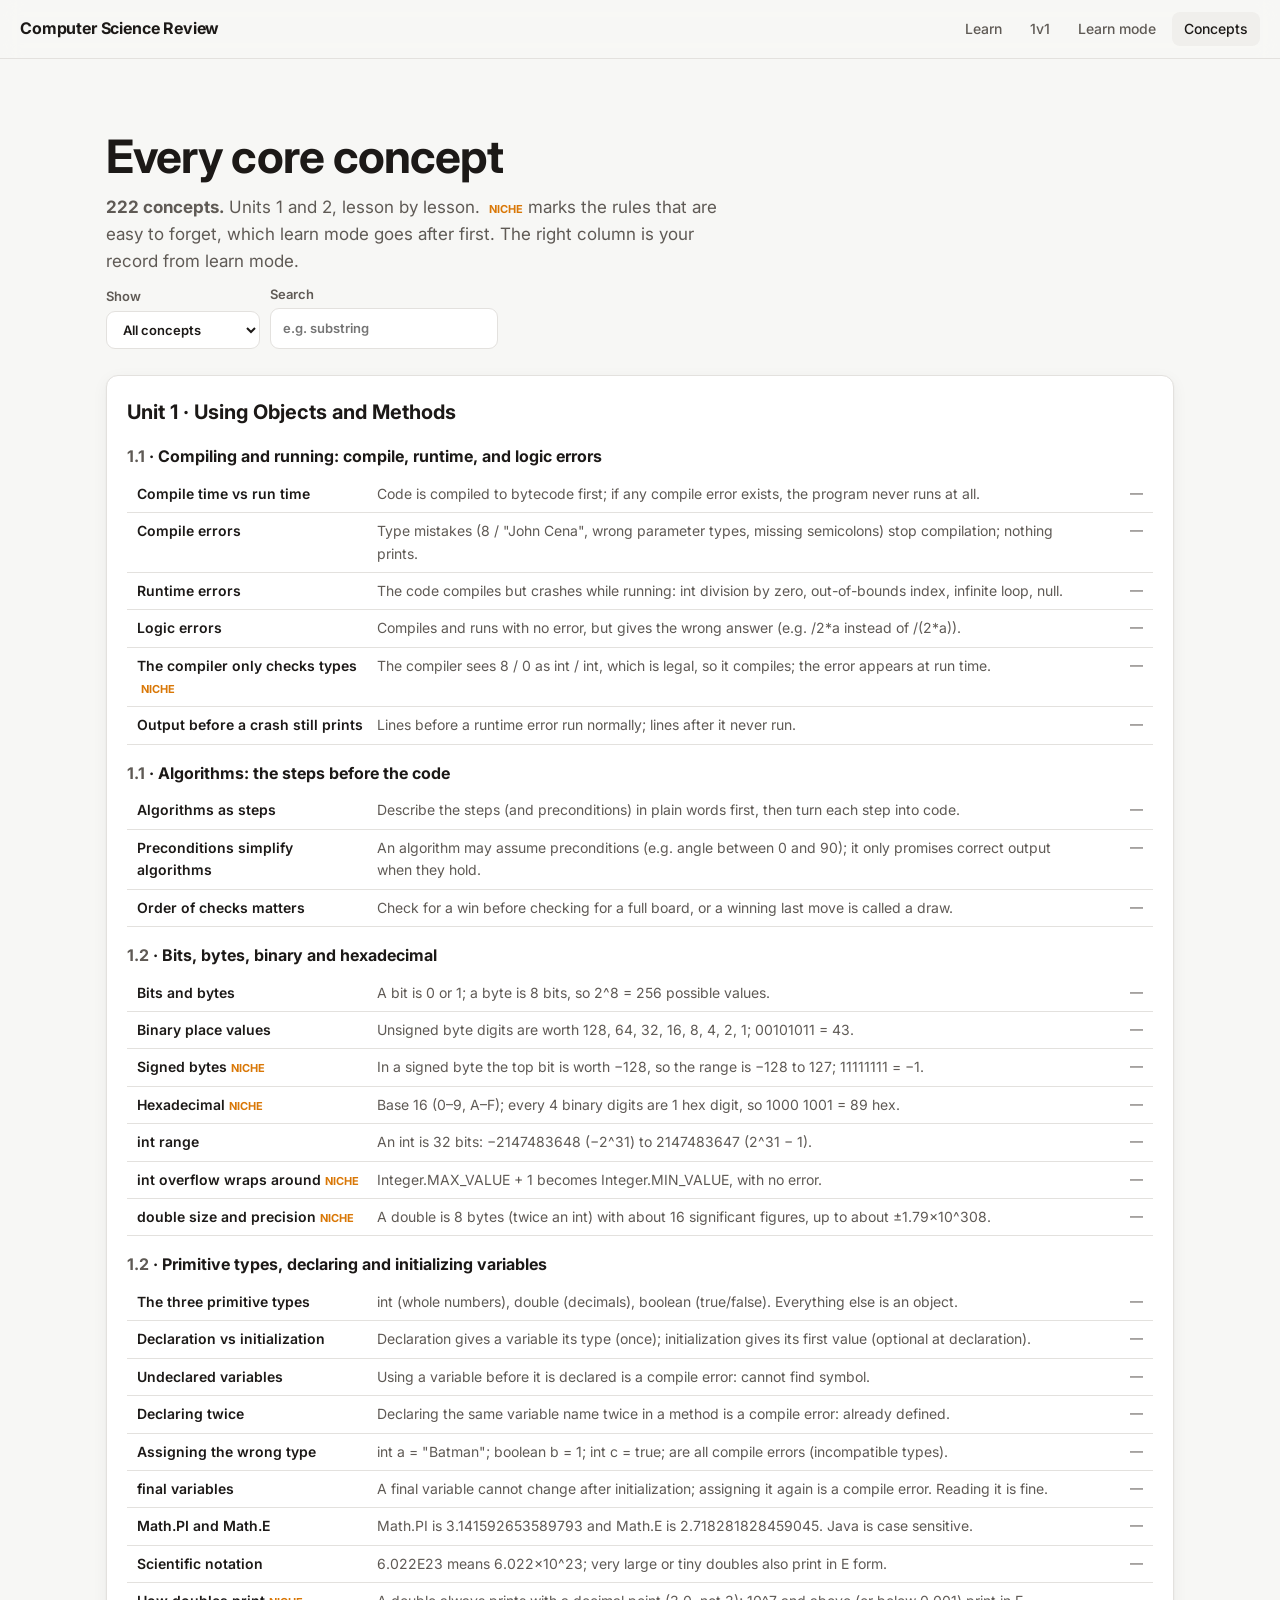
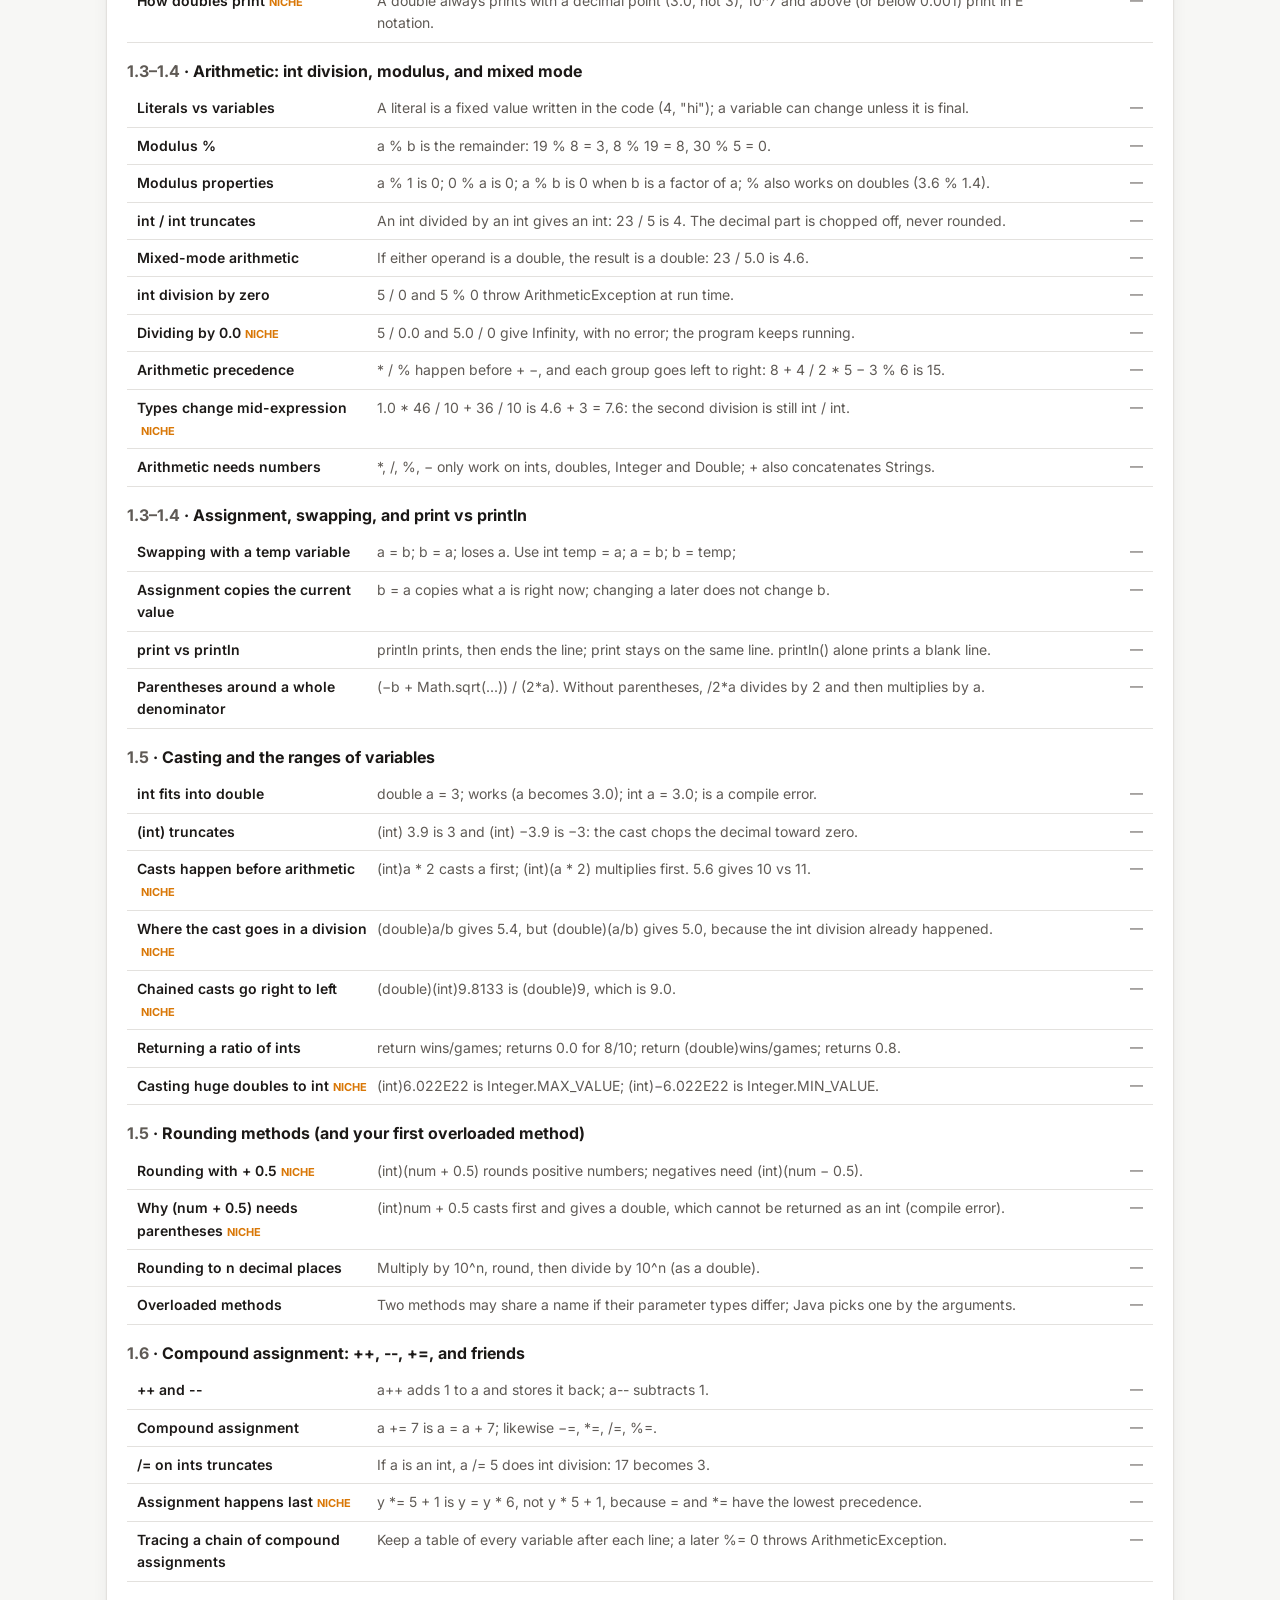
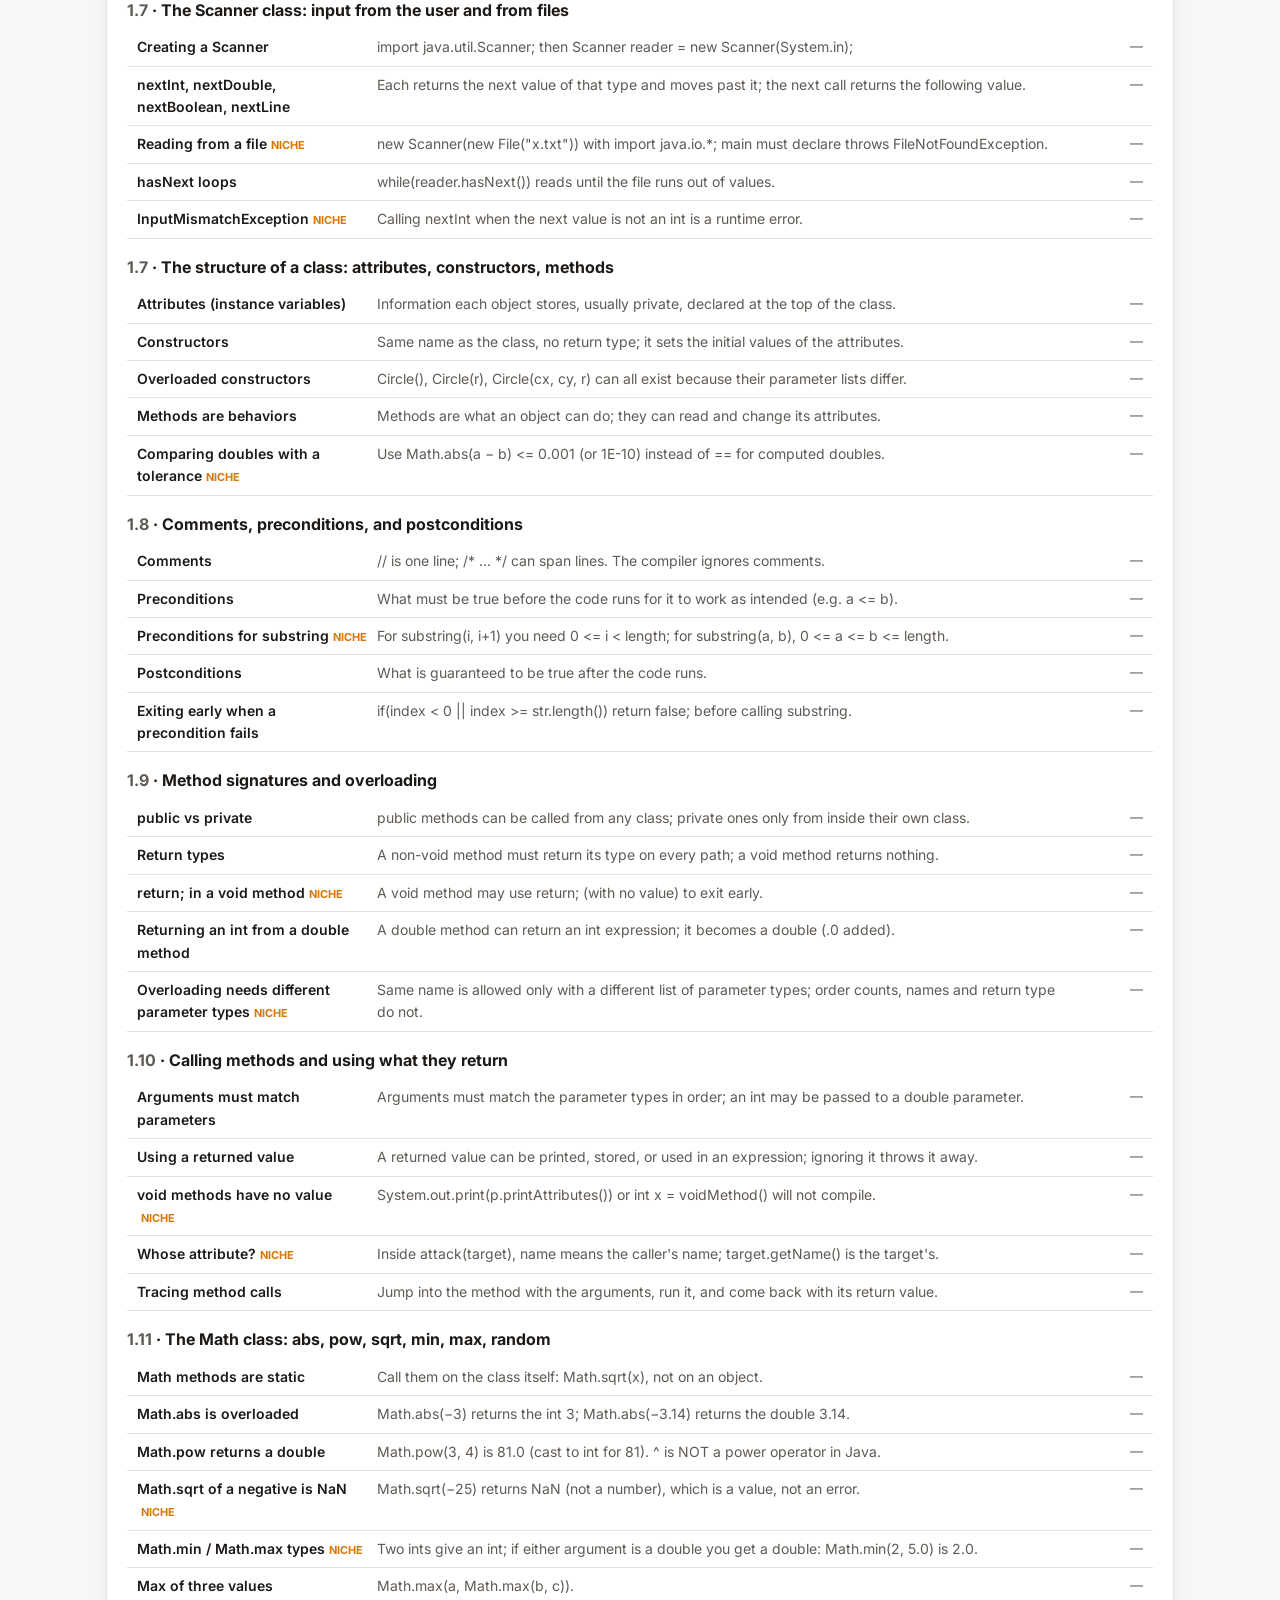
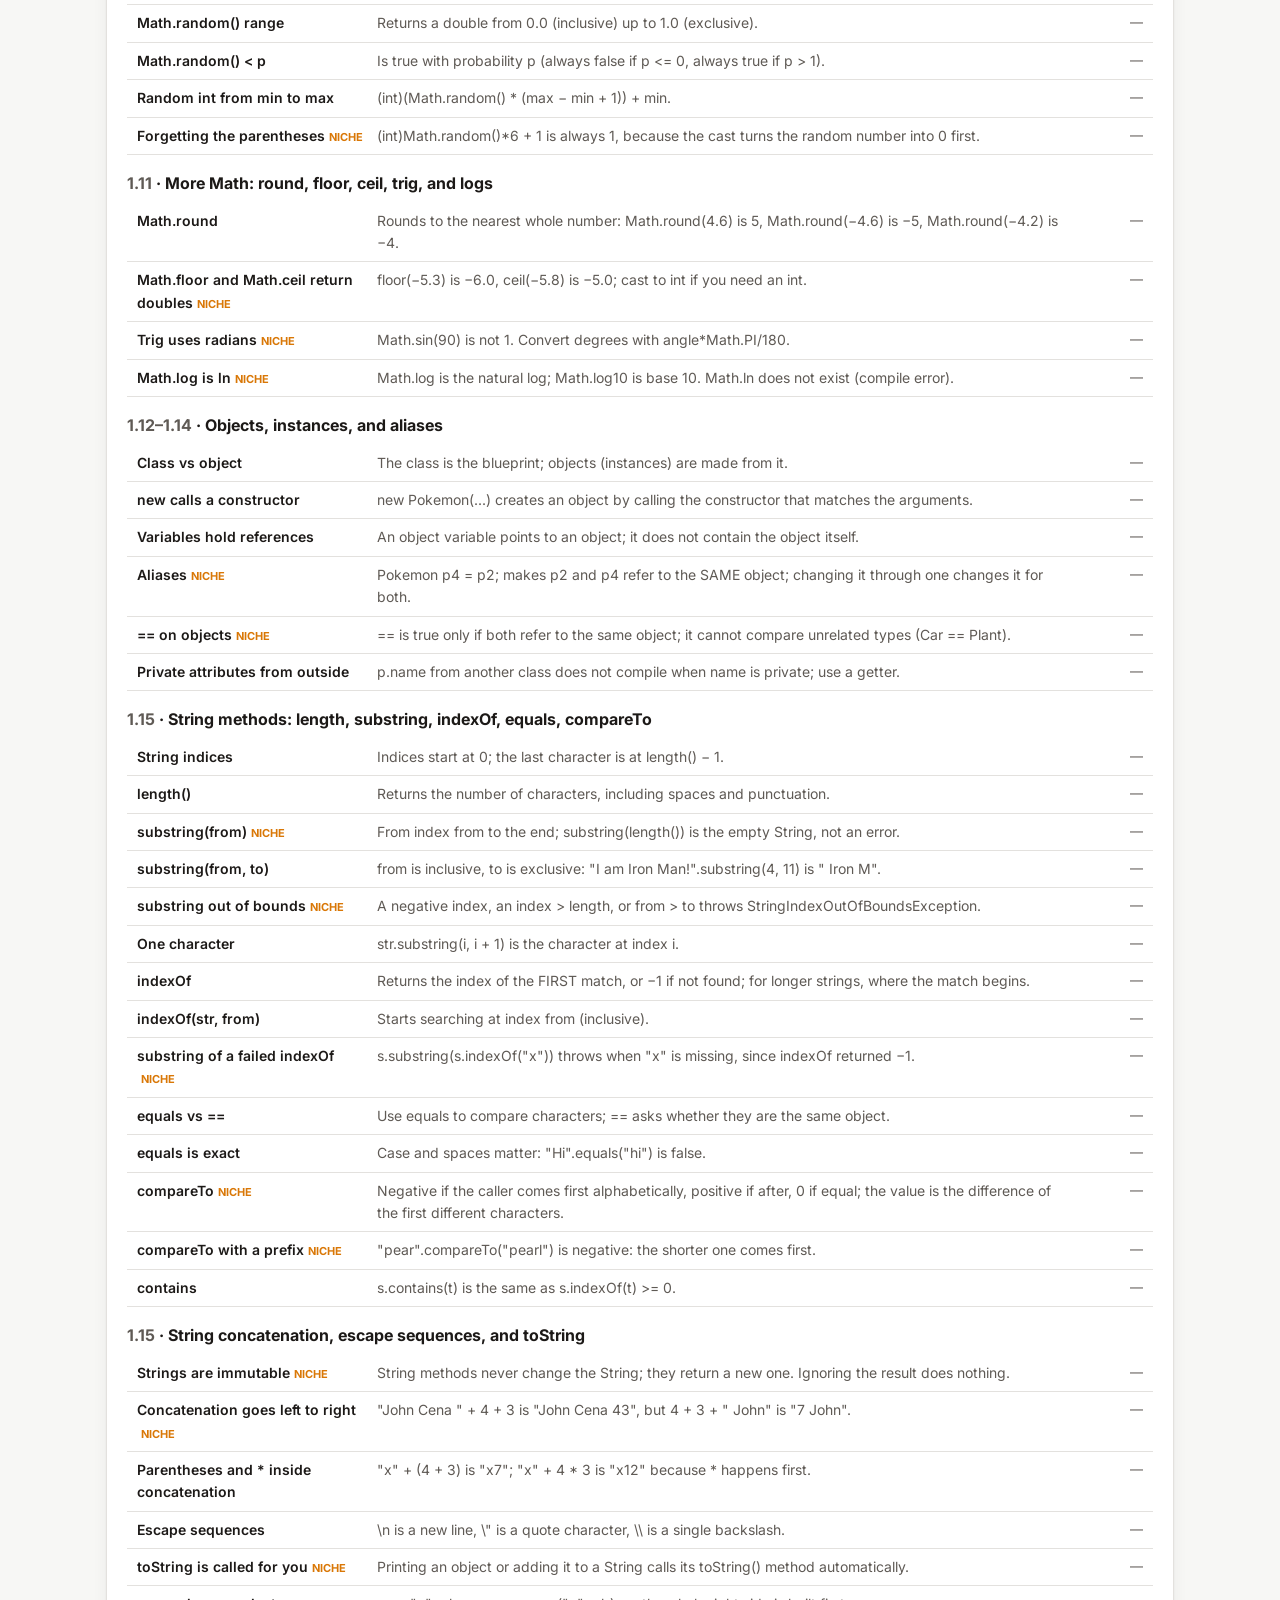
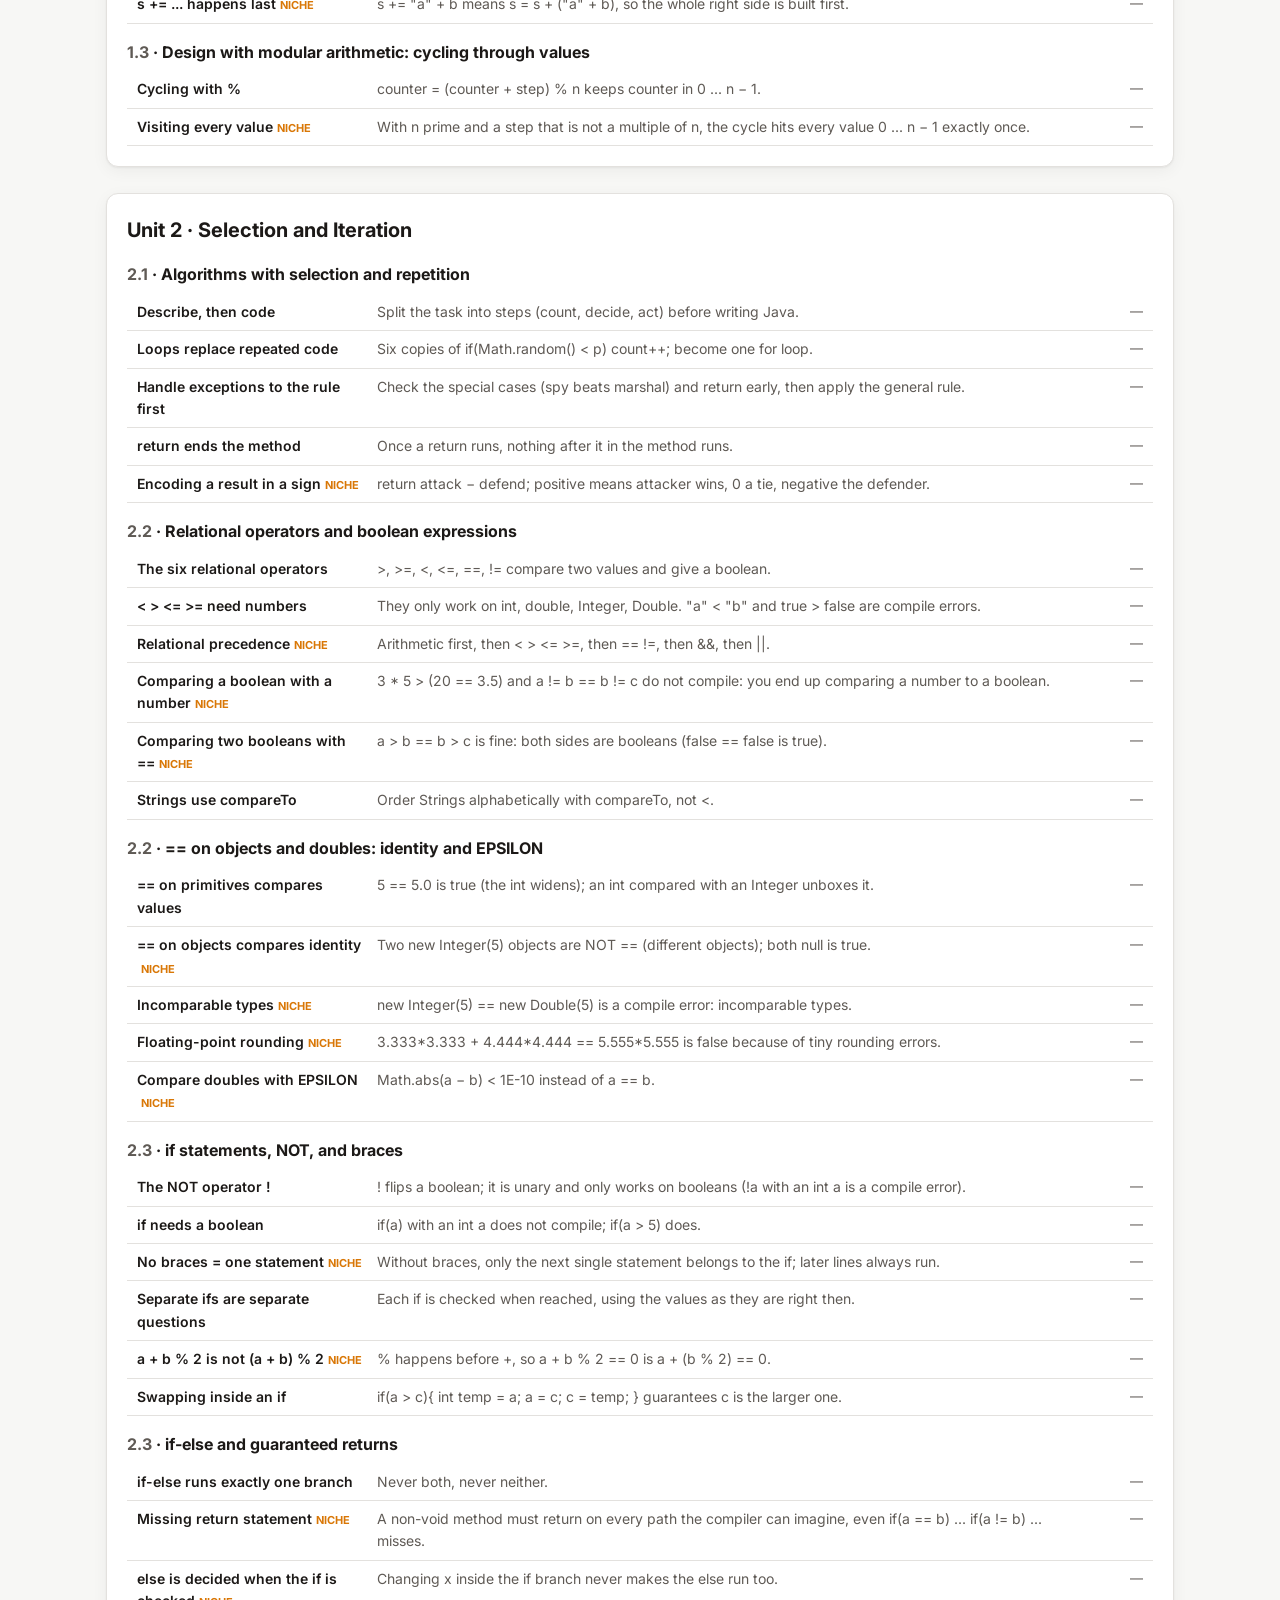
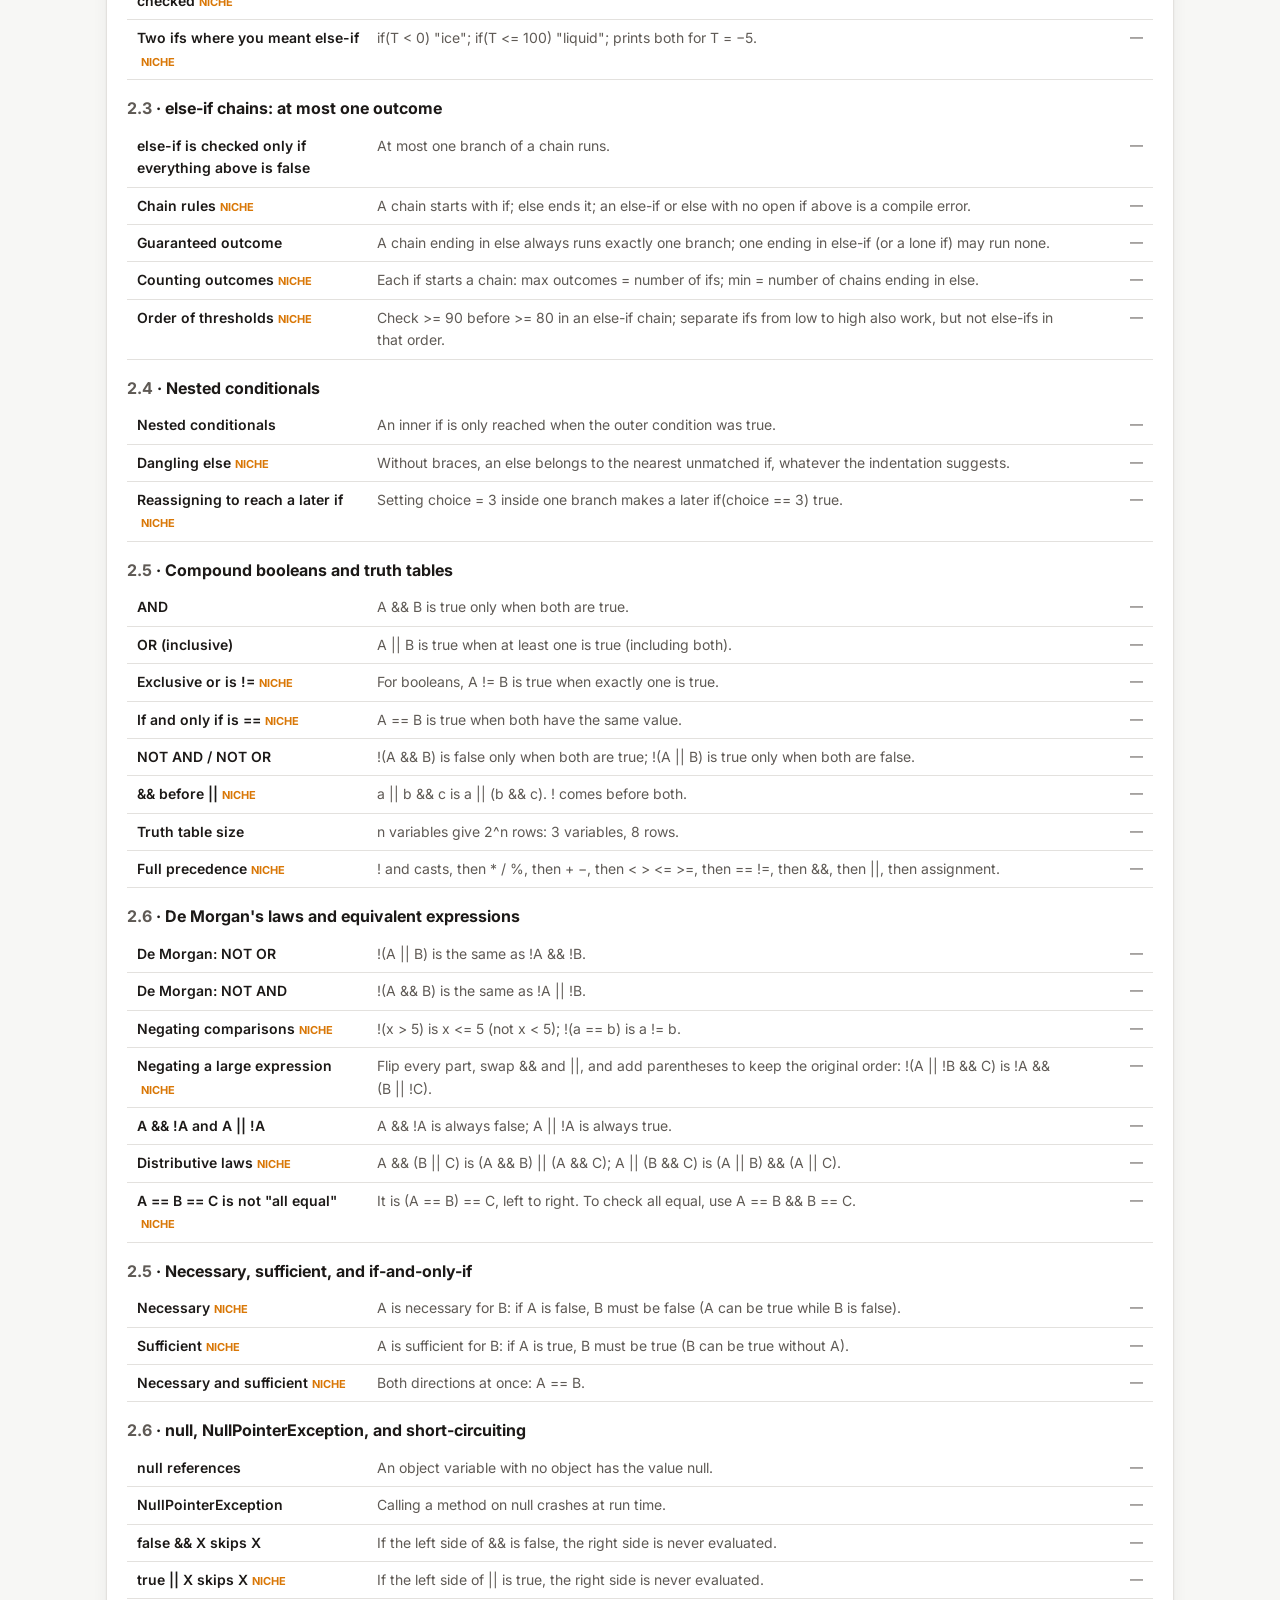
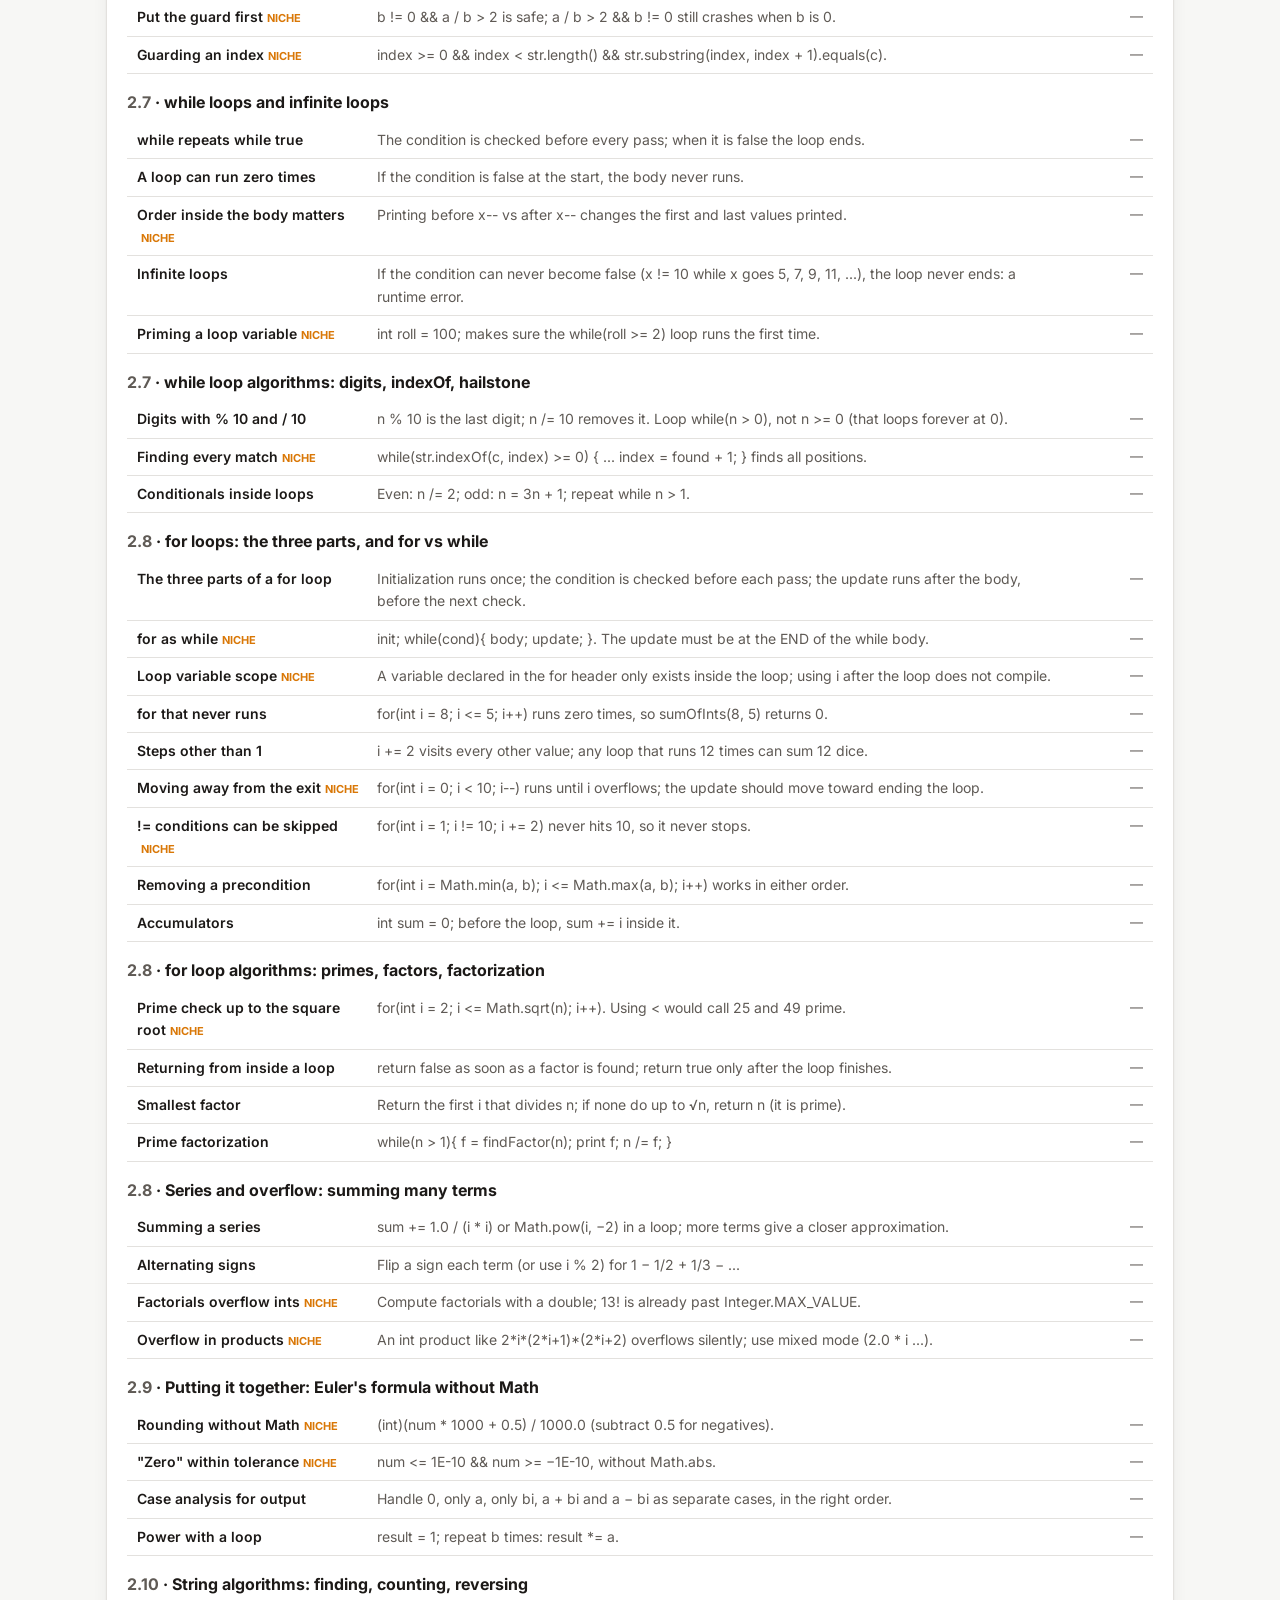
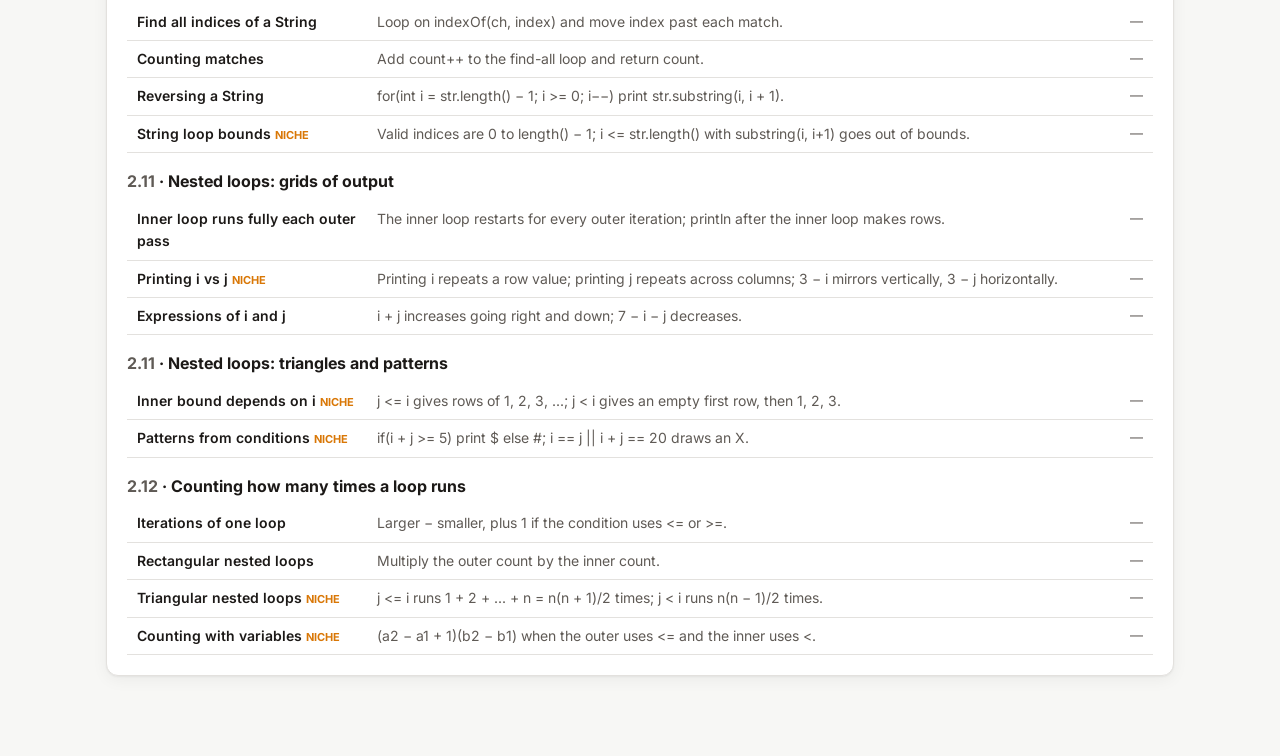
<file: compscireviewsecret/concepts.html>
<!doctype html>
<html lang="en">
<head>
  <meta charset="utf-8">
  <meta name="viewport" content="width=device-width, initial-scale=1">
  <meta name="robots" content="noindex, nofollow">
  <title>Concept Map</title>
  <link rel="preconnect" href="https://fonts.googleapis.com">
  <link rel="preconnect" href="https://fonts.gstatic.com" crossorigin>
  <link href="https://fonts.googleapis.com/css2?family=Inter:wght@400;500;600;700&family=JetBrains+Mono:wght@400;500&display=swap" rel="stylesheet">
  <link rel="stylesheet" href="/physicsreview/style.css">
  <link rel="stylesheet" href="/compscireviewsecret/style.css">
</head>
<body>
  <header class="topbar">
    <a class="brand" href="/compscireviewsecret/">Computer Science Review</a>
    <nav>
      <a href="/compscireviewsecret/learn.html">Learn</a>
      <a href="/compscireviewsecret/duel.html">1v1</a>
      <a href="/compscireviewsecret/duel.html#learn">Learn mode</a>
      <a href="/compscireviewsecret/concepts.html" class="active">Concepts</a>
    </nav>
  </header>
  <main class="wrap">
    <section class="hero" style="padding-bottom:4px">
      <h1>Every core concept</h1>
      <p id="cmLead">Units 1 and 2, lesson by lesson. <span class="niche">NICHE</span> marks the rules that are easy to forget, which learn mode goes after first. The right column is your record from learn mode.</p>
    </section>
    <div class="form-row" style="margin-top:4px">
      <label>Show <select id="cmFilter"><option value="all">All concepts</option><option value="weak">Ones I've missed</option><option value="untested">Not tested yet</option><option value="niche">Niche only</option></select></label>
      <label>Search <input type="text" id="cmSearch" placeholder="e.g. substring"></label>
    </div>
    <div id="cmap"></div>
  </main>
  <script src="/compscireviewsecret/js/site.js"></script>
  <script src="/physicsreview/js/pr.js"></script>
  <script src="/compscireviewsecret/js/concepts.js"></script>
  <script src="/compscireviewsecret/js/concept-map.js"></script>
</body>
</html>
</file>
<file: styles.css>
:root {
  --bg: #f7f5f0;
  --text: #22201c;
  --muted: #6b665d;
  --rule: #d9d4c9;
  --link: #8a3b12;
}
@media (prefers-color-scheme: dark) {
  :root {
    --bg: #1a1917;
    --text: #e8e4dc;
    --muted: #9c968b;
    --rule: #3a3833;
    --link: #e0956a;
  }
}

* { box-sizing: border-box; margin: 0; padding: 0; }
body {
  font-family: "Source Serif 4", Georgia, serif;
  font-size: 18px;
  line-height: 1.6;
  background: var(--bg);
  color: var(--text);
  -webkit-font-smoothing: antialiased;
}
a {
  color: var(--link);
  text-decoration: underline;
  text-decoration-thickness: 1px;
  text-underline-offset: 3px;
}
a:hover { text-decoration-thickness: 2px; }

.site-header, main, footer {
  max-width: 820px;
  margin: 0 auto;
  padding-left: 24px;
  padding-right: 24px;
}

.site-header {
  display: flex; justify-content: space-between; align-items: baseline;
  flex-wrap: wrap; gap: 8px 24px;
  padding-top: 32px; padding-bottom: 32px;
}
.site-header .name { color: var(--text); text-decoration: none; font-weight: 600; }
.site-header nav { display: flex; gap: 20px; font-size: 16px; }
.site-header nav a { color: var(--muted); text-decoration: none; }
.site-header nav a:hover { color: var(--text); }

.intro { padding: 64px 0 80px; max-width: 640px; }
h1 {
  font-size: clamp(28px, 4.5vw, 38px);
  font-weight: 400;
  line-height: 1.25;
  letter-spacing: -0.01em;
  margin-bottom: 24px;
}
.intro p { color: var(--muted); }

/* Each section: label in a narrow left column, content on the right. */
.block {
  display: grid;
  grid-template-columns: 140px 1fr;
  gap: 24px;
  padding: 40px 0;
  border-top: 1px solid var(--rule);
}
h2 {
  font-size: 15px;
  font-weight: 400;
  font-style: italic;
  color: var(--muted);
  padding-top: 4px;
}
.block-body { max-width: 620px; }
.block-body > p + * { margin-top: 28px; }

.entry + .entry { margin-top: 40px; }
.entry h3 { font-size: 20px; font-weight: 600; line-height: 1.35; }
.entry h3 a { color: inherit; }
.entry .meta { font-size: 15px; color: var(--muted); margin: 2px 0 10px; }
.entry h4 { font-size: 16px; font-weight: 600; margin: 24px 0 6px; }
.entry p + p { margin-top: 12px; }
.entry .steps { margin: 8px 0 0 1.4em; }
.entry .steps li + li { margin-top: 4px; }

.gallery {
  display: grid;
  grid-template-columns: repeat(3, 1fr);
  grid-auto-flow: dense;
  gap: 12px;
  margin-top: 20px;
}
/* Portrait video takes two rows; its height follows the row, not its own ratio. */
.gallery figure.tall { grid-row: span 2; display: flex; flex-direction: column; }
.gallery .tall video { flex: 1; min-height: 0; aspect-ratio: auto; }
.gallery img, .gallery video {
  display: block;
  width: 100%;
  aspect-ratio: 1;
  object-fit: cover;
  background: var(--rule);
}
.gallery figcaption { font-size: 14px; color: var(--muted); margin-top: 4px; }

.skills {
  display: grid;
  grid-template-columns: max-content 1fr;
  gap: 6px 24px;
  font-size: 16px;
}
.skills dt { font-weight: 600; }
.skills dd { color: var(--muted); }

footer {
  padding-top: 40px; padding-bottom: 48px;
  font-size: 15px; color: var(--muted);
}

@media (max-width: 600px) {
  body { font-size: 17px; }
  .site-header, main, footer { padding-left: 16px; padding-right: 16px; }
  .intro { padding: 32px 0 56px; }
  .block { grid-template-columns: 1fr; gap: 12px; }
  .skills { grid-template-columns: 1fr; gap: 0; }
  .gallery { grid-template-columns: 1fr 1fr; gap: 8px; }
  .skills dd + dt { margin-top: 10px; }
}

/* Professional experience page */
.job { padding: 32px 0 36px; border-top: 1px solid var(--rule); }
.job-role { font-size: clamp(24px, 3.4vw, 30px); font-weight: 700; font-style: normal; color: var(--text); line-height: 1.2; padding: 0; }
.job-org { font-size: 18px; font-weight: 600; margin-top: 4px; }
.job-summary { color: var(--muted); margin-top: 10px; max-width: 620px; }
.job-detail { margin-top: 16px; }
.job-detail > summary {
  display: inline-flex; align-items: center; gap: 8px; cursor: pointer; list-style: none;
  font-size: 16px; color: var(--link); text-decoration: underline; text-underline-offset: 3px; text-decoration-thickness: 1px;
}
.job-detail > summary::-webkit-details-marker { display: none; }
.job-detail > summary::before { content: "+"; display: inline-block; width: 1em; text-decoration: none; font-weight: 600; }
.job-detail[open] > summary::before { content: "−"; }
.job-detail > .entry {
  margin-top: 20px; padding: 4px 0 4px 20px; border-left: 2px solid var(--rule); max-width: 680px;
}
.job-detail > .entry h4:first-child { margin-top: 0; }

/* Before/after pixel animations */
.viz { margin: 24px 0 8px; }
.viz-slider { display: flex; align-items: center; gap: 12px; font-size: 15px; color: var(--muted); margin-bottom: 10px; }
.viz-slider input { flex: 1; min-width: 0; accent-color: var(--link); cursor: pointer; }
.viz:not(.is-after) .viz-slider span:first-child,
.viz.is-after .viz-slider span:last-child { color: var(--text); font-weight: 600; }
.viz canvas { display: block; width: 100%; image-rendering: pixelated; }
.viz figcaption { font-size: 14px; color: var(--muted); margin-top: 8px; }

/* Brown-paper rule ledger, pixel style; a new rule gets written in after the fix */
.ledger {
  margin: 20px 4px 8px; padding: 14px 18px 16px;
  font-family: "Press Start 2P", monospace; font-size: 9px; line-height: 2.1; color: #2b1a0e;
  background: #b98a55;
  box-shadow: 0 -4px 0 #b98a55, 0 4px 0 #b98a55, -4px 0 0 #b98a55, 4px 0 0 #b98a55, 0 0 0 4px #6e4426, 8px 8px 0 4px rgba(0, 0, 0, 0.3);
}
.ledger-title { text-decoration: underline; text-underline-offset: 4px; }
.ledger-rule { padding-left: 1.6em; text-indent: -1.6em; margin-left: 0.4em; }
.ledger-rule + .ledger-title { margin-top: 10px; }
.ledger-new { clip-path: inset(0 100% 0 0); opacity: 0; transition: clip-path 1.4s steps(24) 0.5s, opacity 0.2s ease 0.5s; }
.viz.is-after .ledger-new { clip-path: inset(0 0 0 0); opacity: 1; }
.ledger-old { position: relative; }
.ledger-old::after {
  content: ""; position: absolute; left: -2px; right: -2px; top: 45%; height: 3px; background: #8a1f0f;
  transform: scaleX(0); transform-origin: left; transition: transform 0.6s steps(8);
}
.viz.is-after .ledger-old::after { transform: scaleX(1); }
@media (prefers-reduced-motion: reduce) {
  .ledger-new, .ledger-old::after { transition: none; }
}
</file>
<file: physicsreview/style.css>
/* Physics Review — shared styles */
:root {
  --bg: #f7f7f5;
  --surface: #ffffff;
  --surface-2: #f0efec;
  --text: #1c1917;
  --muted: #5f5a55;
  --border: #e3e1de;
  --accent: #2563eb;
  --accent-soft: #dbe6fd;
  --accent-text: #ffffff;
  --pos: #dc2626;      /* positive charge / hot */
  --neg: #2563eb;      /* negative charge / cold */
  --good: #16a34a;
  --good-soft: #dcfce7;
  --bad: #dc2626;
  --bad-soft: #fee2e2;
  --warn: #d97706;
  --radius: 12px;
  --shadow: 0 1px 2px rgba(0,0,0,.05), 0 4px 16px rgba(0,0,0,.05);
}
@media (prefers-color-scheme: dark) {
  :root:not([data-theme="light"]) {
    --bg: #0e0d0c;
    --surface: #1a1918;
    --surface-2: #242220;
    --text: #f3f2f0;
    --muted: #a8a29e;
    --border: #2f2c2a;
    --accent: #60a5fa;
    --accent-soft: #1e2f4d;
    --accent-text: #0c0a09;
    --pos: #f87171;
    --neg: #60a5fa;
    --good: #4ade80;
    --good-soft: #14321f;
    --bad: #f87171;
    --bad-soft: #3b1717;
    --warn: #fbbf24;
    --shadow: 0 1px 2px rgba(0,0,0,.3), 0 4px 16px rgba(0,0,0,.3);
  }
}

* { box-sizing: border-box; margin: 0; padding: 0; }
body {
  font-family: Inter, system-ui, -apple-system, sans-serif;
  background: var(--bg);
  color: var(--text);
  line-height: 1.6;
  -webkit-font-smoothing: antialiased;
}
a { color: var(--accent); text-decoration: none; }
a:hover { text-decoration: underline; }
code, .mono { font-family: "JetBrains Mono", ui-monospace, monospace; font-size: .92em; }

/* ---------- top bar ---------- */
.topbar {
  position: sticky; top: 0; z-index: 20;
  display: flex; align-items: center; gap: 20px;
  padding: 12px 20px;
  background: color-mix(in srgb, var(--bg) 88%, transparent);
  backdrop-filter: blur(10px);
  border-bottom: 1px solid var(--border);
}
.topbar .brand { font-weight: 700; color: var(--text); letter-spacing: -.01em; }
.topbar nav { display: flex; gap: 4px; margin-left: auto; }
.topbar nav a {
  color: var(--muted); padding: 6px 12px; border-radius: 8px; font-weight: 500; font-size: 14px;
}
.topbar nav a:hover { text-decoration: none; background: var(--surface-2); color: var(--text); }
.topbar nav a.active { color: var(--text); background: var(--surface-2); }

/* ---------- generic ---------- */
.wrap { max-width: 1100px; margin: 0 auto; padding: 32px 16px 80px; }
.card {
  background: var(--surface); border: 1px solid var(--border);
  border-radius: var(--radius); padding: 20px; box-shadow: var(--shadow);
}
.btn {
  display: inline-flex; align-items: center; justify-content: center; gap: 8px;
  font: inherit; font-weight: 600; font-size: 14px;
  padding: 9px 16px; border-radius: 9px; cursor: pointer;
  border: 1px solid var(--border); background: var(--surface); color: var(--text);
}
.btn:hover { background: var(--surface-2); text-decoration: none; }
.btn.primary { background: var(--accent); border-color: var(--accent); color: var(--accent-text); }
.btn.primary:hover { filter: brightness(1.08); }
.btn:disabled { opacity: .5; cursor: not-allowed; }
.btn.small { padding: 5px 10px; font-size: 13px; }
input[type=text], input[type=number], select {
  font: inherit; padding: 9px 12px; border-radius: 9px;
  border: 1px solid var(--border); background: var(--surface); color: var(--text);
}
input:focus, select:focus { outline: 2px solid var(--accent); outline-offset: 1px; }
.muted { color: var(--muted); }
.pill {
  display: inline-block; font-size: 12px; font-weight: 600; padding: 2px 9px;
  border-radius: 999px; background: var(--surface-2); color: var(--muted);
}
.pill.u1 { background: #fde7d3; color: #9a3412; }
.pill.u2 { background: var(--accent-soft); color: var(--accent); }
@media (prefers-color-scheme: dark) {
  :root:not([data-theme="light"]) .pill.u1 { background: #3d2412; color: #fdba74; }
}

/* ---------- hub ---------- */
.hero { padding: 40px 0 24px; }
.hero h1 { font-size: clamp(30px, 5vw, 46px); letter-spacing: -.02em; line-height: 1.1; }
.hero p { color: var(--muted); max-width: 640px; margin-top: 12px; font-size: 17px; }
.hub-grid { display: grid; grid-template-columns: repeat(auto-fit, minmax(280px, 1fr)); gap: 16px; margin-top: 24px; }
.hub-grid a.card { color: var(--text); transition: transform .15s, border-color .15s; }
.hub-grid a.card:hover { text-decoration: none; transform: translateY(-2px); border-color: var(--accent); }
.hub-grid h2 { font-size: 20px; margin: 8px 0 6px; }

/* ---------- learn layout ---------- */
.learn { display: grid; grid-template-columns: 280px 1fr; min-height: calc(100vh - 53px); }
.sidebar {
  border-right: 1px solid var(--border); padding: 20px 12px; position: sticky; top: 53px;
  height: calc(100vh - 53px); overflow-y: auto; background: var(--surface);
}
.sidebar h3 { font-size: 12px; text-transform: uppercase; letter-spacing: .06em; color: var(--muted); margin: 18px 10px 6px; }
.sidebar h3:first-child { margin-top: 0; }
.sidebar a {
  display: flex; gap: 10px; padding: 7px 10px; border-radius: 8px; color: var(--text); font-size: 14px; line-height: 1.35;
}
.sidebar a .n { color: var(--muted); font-variant-numeric: tabular-nums; min-width: 26px; }
.sidebar a:hover { background: var(--surface-2); text-decoration: none; }
.sidebar a.active { background: var(--accent-soft); color: var(--accent); font-weight: 600; }
.sidebar a.done .n::after { content: " ✓"; color: var(--good); }
.side-toggle { display: none; }

.lesson { max-width: 820px; padding: 36px 28px 100px; margin: 0 auto; width: 100%; min-width: 0; }
.lesson .kicker { font-size: 13px; font-weight: 600; color: var(--accent); text-transform: uppercase; letter-spacing: .06em; }
.lesson h1 { font-size: clamp(26px, 4vw, 36px); letter-spacing: -.02em; line-height: 1.15; margin: 6px 0 18px; }
.lesson h2 { font-size: 21px; margin: 34px 0 10px; letter-spacing: -.01em; }
.lesson h3 { font-size: 17px; margin: 22px 0 8px; }
.lesson p { margin: 10px 0; }
.lesson ul, .lesson ol { margin: 10px 0 10px 22px; }
.lesson li { margin: 4px 0; }
.lesson .lead { font-size: 18px; color: var(--muted); }

/* callouts */
.callout {
  border: 1px solid var(--border); border-left: 4px solid var(--accent);
  background: var(--surface); border-radius: 10px; padding: 14px 16px; margin: 18px 0;
}
.callout > .title { font-weight: 700; font-size: 14px; margin-bottom: 4px; }
.callout.idea { border-left-color: var(--accent); }        /* "Big idea" */
.callout.analogy { border-left-color: var(--warn); }       /* everyday analogy */
.callout.mistake { border-left-color: var(--bad); }        /* common mistake */
.callout.ap { border-left-color: var(--good); }            /* "On the AP exam" */

/* equation box */
.eq {
  background: var(--surface-2); border-radius: 10px; padding: 14px 16px; margin: 16px 0;
  overflow-x: auto; text-align: center;
}
.eq .where { text-align: left; font-size: 14px; color: var(--muted); margin-top: 8px; }

/* interactive sim container */
.sim {
  background: var(--surface); border: 1px solid var(--border); border-radius: var(--radius);
  margin: 20px 0; overflow: hidden; box-shadow: var(--shadow);
}
.sim canvas, .sim svg.stage { display: block; width: 100%; height: auto; background: var(--surface-2); touch-action: none; }
.sim-controls { display: flex; flex-wrap: wrap; gap: 14px 20px; padding: 12px 16px; align-items: center; border-top: 1px solid var(--border); }
.sim-controls label { display: flex; align-items: center; gap: 8px; font-size: 14px; font-weight: 500; }
.sim-controls input[type=range] { width: 140px; accent-color: var(--accent); }
.sim-readout { display: flex; flex-wrap: wrap; gap: 8px 18px; padding: 10px 16px; font-size: 14px; border-top: 1px solid var(--border); font-variant-numeric: tabular-nums; }
.sim-readout b { font-family: "JetBrains Mono", monospace; font-weight: 500; }
.sim-caption { padding: 10px 16px; font-size: 13px; color: var(--muted); border-top: 1px solid var(--border); }

/* quick check */
.check { border: 1px solid var(--border); border-radius: var(--radius); padding: 16px; margin: 22px 0; background: var(--surface); }
.check .q { font-weight: 600; margin-bottom: 10px; }
.check .q::before { content: "Quick check · "; color: var(--accent); }
.check .opts { display: grid; gap: 8px; }
.check .opts button {
  text-align: left; font: inherit; padding: 9px 12px; border-radius: 9px; cursor: pointer;
  border: 1px solid var(--border); background: var(--surface); color: var(--text);
}
.check .opts button:hover { background: var(--surface-2); }
.check .opts button.right { background: var(--good-soft); border-color: var(--good); }
.check .opts button.wrong { background: var(--bad-soft); border-color: var(--bad); }
.check .why { display: none; margin-top: 10px; font-size: 15px; }
.check.answered .why { display: block; }

.lesson-nav { display: flex; justify-content: space-between; gap: 12px; margin-top: 48px; padding-top: 20px; border-top: 1px solid var(--border); }
.lesson-nav a { display: block; max-width: 48%; }
.lesson-nav small { display: block; color: var(--muted); font-size: 12px; }

/* two-column figure */
.fig-row { display: grid; grid-template-columns: 1fr 1fr; gap: 14px; margin: 18px 0; }
.fig-row > * { min-width: 0; }

/* ---------- duel ---------- */
.duel-grid { display: grid; grid-template-columns: 1fr 340px; gap: 20px; align-items: start; }
.lobby-list { display: grid; gap: 10px; margin-top: 12px; }
.lobby-item { display: flex; align-items: center; gap: 12px; padding: 12px 14px; border: 1px solid var(--border); border-radius: 10px; background: var(--surface); }
.lobby-item .meta { flex: 1; min-width: 0; }
.lobby-item .meta b { display: block; overflow: hidden; text-overflow: ellipsis; white-space: nowrap; }
.lobby-item .meta span { font-size: 13px; color: var(--muted); }
.empty { padding: 26px; text-align: center; color: var(--muted); border: 1px dashed var(--border); border-radius: 10px; }
.status-dot { width: 8px; height: 8px; border-radius: 50%; background: var(--muted); display: inline-block; }
.status-dot.on { background: var(--good); box-shadow: 0 0 0 3px var(--good-soft); }
.status-dot.err { background: var(--bad); }
.form-row { display: flex; flex-wrap: wrap; gap: 10px; align-items: end; margin-top: 12px; }
.form-row label { display: grid; gap: 4px; font-size: 13px; font-weight: 600; color: var(--muted); }

.scoreboard { display: grid; grid-template-columns: 1fr auto 1fr; align-items: center; gap: 10px; padding: 14px 18px; }
.scoreboard .p { display: flex; flex-direction: column; }
.scoreboard .p.right { text-align: right; }
.scoreboard .p .name { font-weight: 700; }
.scoreboard .p .st { font-size: 13px; color: var(--muted); min-height: 1.4em; }
.scoreboard .score { font-size: 30px; font-weight: 700; font-variant-numeric: tabular-nums; letter-spacing: -.02em; }
.problem { margin-top: 16px; }
.problem .prompt { font-size: 17px; margin: 10px 0 14px; }
.problem .given { background: var(--surface-2); border-radius: 10px; padding: 10px 14px; font-size: 15px; }
.answer-row { display: flex; gap: 10px; flex-wrap: wrap; margin-top: 16px; align-items: center; }
.answer-row input { width: 180px; }
.choices { display: grid; gap: 8px; margin-top: 14px; }
.choices button { text-align: left; font: inherit; padding: 11px 14px; border-radius: 10px; border: 1px solid var(--border); background: var(--surface); color: var(--text); cursor: pointer; }
.choices button:hover:not(:disabled) { border-color: var(--accent); }
.choices button.sel { border-color: var(--accent); background: var(--accent-soft); }
.choices button.right { border-color: var(--good); background: var(--good-soft); }
.choices button.wrong { border-color: var(--bad); background: var(--bad-soft); }
.feedback { margin-top: 12px; padding: 10px 14px; border-radius: 10px; font-weight: 500; }
.feedback.good { background: var(--good-soft); color: var(--good); }
.feedback.bad { background: var(--bad-soft); color: var(--bad); }
.feedback.info { background: var(--surface-2); }
.explain { margin-top: 18px; border-top: 1px solid var(--border); padding-top: 16px; }
.explain .visual { background: var(--surface-2); border-radius: 10px; padding: 10px; margin: 12px 0; }
.explain .visual svg { display: block; width: 100%; height: auto; max-height: 360px; }
.explain ol { margin-left: 20px; }
.explain li { margin: 8px 0; }
.log { font-size: 13px; max-height: 260px; overflow-y: auto; display: grid; gap: 4px; }
.log div { padding: 4px 8px; border-radius: 6px; background: var(--surface-2); }
.chat-row { display: flex; gap: 6px; margin-top: 8px; }
.chat-row input { flex: 1; min-width: 0; }
.hidden { display: none !important; }

/* svg figure helpers (used by explanation + lesson visuals) */
svg .ink { stroke: var(--text); fill: none; }
svg .ink-fill { fill: var(--text); }
svg .mutedf { fill: var(--muted); }
svg .mutedl { stroke: var(--muted); fill: none; }
svg .acc { stroke: var(--accent); fill: none; }
svg .accf { fill: var(--accent); }
svg .posf { fill: var(--pos); }
svg .negf { fill: var(--neg); }
svg .poss { stroke: var(--pos); fill: none; }
svg .negs { stroke: var(--neg); fill: none; }
svg .goodf { fill: var(--good); }
svg .goods { stroke: var(--good); fill: none; }
svg .warnf { fill: var(--warn); }
svg .warns { stroke: var(--warn); fill: none; }
svg .panel { fill: var(--surface); stroke: var(--border); }
svg text { fill: var(--text); font-family: Inter, system-ui, sans-serif; font-size: 13px; }
svg text.small { font-size: 11px; fill: var(--muted); }
svg text.big { font-size: 16px; font-weight: 700; }

@media (max-width: 860px) {
  .learn { grid-template-columns: 1fr; }
  .sidebar { position: fixed; top: 53px; left: 0; width: 290px; z-index: 30; transform: translateX(-100%); transition: transform .2s; box-shadow: var(--shadow); }
  .sidebar.open { transform: none; }
  .side-toggle { display: inline-flex; }
  .lesson { padding: 24px 16px 80px; }
  .duel-grid { grid-template-columns: 1fr; }
  .fig-row { grid-template-columns: 1fr; }
  .topbar { padding: 10px 16px; gap: 10px; }
  .topbar nav a { padding: 6px 8px; }
}
#answerArea.waiting { opacity: .55; }
.stats { display: grid; gap: 6px; margin-top: 10px; font-size: 14px; }
.stats .row { display: grid; grid-template-columns: 1fr 90px 60px; gap: 10px; align-items: center; }
.stats .bar { height: 6px; border-radius: 3px; background: var(--surface-2); overflow: hidden; }
.stats .bar i { display: block; height: 100%; background: var(--accent); }

/* previous-problems list + viewer */
.history { display: grid; gap: 6px; max-height: 260px; overflow-y: auto; }
.history button {
  display: grid; grid-template-columns: 34px 1fr auto; gap: 8px; align-items: center; text-align: left;
  font: inherit; font-size: 13px; padding: 7px 10px; border-radius: 8px; cursor: pointer;
  border: 1px solid var(--border); background: var(--surface); color: var(--text);
}
.history button:hover { border-color: var(--accent); background: var(--surface-2); }
.history .n { color: var(--muted); font-variant-numeric: tabular-nums; }
.history .t { overflow: hidden; text-overflow: ellipsis; white-space: nowrap; }
.history .res { font-size: 12px; color: var(--muted); }
.history .res.me { color: var(--good); font-weight: 600; }
dialog.past {
  width: min(760px, calc(100vw - 32px)); max-height: calc(100vh - 48px); margin: auto;
  padding: 0; border: 1px solid var(--border); border-radius: var(--radius);
  background: var(--surface); color: var(--text); box-shadow: var(--shadow);
  display: none; flex-direction: column;
}
dialog.past[open] { display: flex; }
dialog.past::backdrop { background: rgba(0,0,0,.35); }
.past-head { display: flex; align-items: center; gap: 10px; flex-wrap: wrap; padding: 12px 16px; border-bottom: 1px solid var(--border); }
.past-body { padding: 4px 18px 20px; overflow-y: auto; margin-top: 0; }
.past-body .visual { background: var(--surface-2); border-radius: 10px; padding: 10px; margin: 12px 0; }
.past-body .visual svg { display: block; width: 100%; height: auto; max-height: 360px; }

/* course headings in the lesson sidebar */
.sidebar h2 { font-size: 15px; letter-spacing: -.01em; margin: 26px 10px 2px; padding-top: 14px; border-top: 1px solid var(--border); }
.sidebar h2:first-child { margin-top: 0; padding-top: 0; border-top: 0; }
.sidebar h2 + h3 { margin-top: 8px; }

/* AP Physics 1 unit pills */
.pill.u11 { background: #dcfce7; color: #166534; }
.pill.u12 { background: #ede9fe; color: #5b21b6; }
.pill.u13 { background: #fef3c7; color: #92400e; }
@media (prefers-color-scheme: dark) {
  :root:not([data-theme="light"]) .pill.u11 { background: #14321f; color: #86efac; }
  :root:not([data-theme="light"]) .pill.u12 { background: #2a1f4a; color: #c4b5fd; }
  :root:not([data-theme="light"]) .pill.u13 { background: #3a2a0c; color: #fcd34d; }
}
</file>
<file: compscireviewsecret/style.css>
/* Computer Science Review: additions on top of /physicsreview/style.css (same tokens, same look). */
:root {
  --code-bg: #f6f5f2;
  --tk-k: #7c3aed;  /* keywords */
  --tk-t: #0f766e;  /* types / classes */
  --tk-s: #b45309;  /* strings */
  --tk-n: #2563eb;  /* numbers */
  --tk-c: #8a837c;  /* comments */
  --hl: #fff3c4;
  --true: #dcfce7;
  --false: #fee2e2;
}
@media (prefers-color-scheme: dark) {
  :root:not([data-theme="light"]) {
    --code-bg: #151413;
    --tk-k: #c4b5fd;
    --tk-t: #5eead4;
    --tk-s: #fcd34d;
    --tk-n: #93c5fd;
    --tk-c: #8a837c;
    --hl: #3a3215;
    --true: #14321f;
    --false: #3b1717;
  }
}
.pill.u1 { background: #dcfce7; color: #166534; }
.pill.u2 { background: #ede9fe; color: #5b21b6; }
@media (prefers-color-scheme: dark) {
  :root:not([data-theme="light"]) .pill.u1 { background: #14321f; color: #86efac; }
  :root:not([data-theme="light"]) .pill.u2 { background: #2a1f4a; color: #c4b5fd; }
}

/* code */
code { font-family: "JetBrains Mono", ui-monospace, monospace; font-size: .9em; background: var(--surface-2); padding: 1px 5px; border-radius: 5px; }
pre.code, pre.console {
  font-family: "JetBrains Mono", ui-monospace, monospace; font-size: 13.5px; line-height: 1.55;
  background: var(--code-bg); border: 1px solid var(--border); border-radius: 10px;
  padding: 10px 0; margin: 14px 0; overflow-x: auto; text-align: left;
}
pre.code .ln { display: block; padding: 0 14px; white-space: pre; min-height: 1.55em; }
pre.code.nums .ln i { display: inline-block; width: 2.2em; margin-left: -4px; color: var(--muted); font-style: normal; user-select: none; opacity: .7; }
pre.code .ln.hl { background: var(--hl); box-shadow: inset 3px 0 0 var(--warn); }
pre.code .ln.ctrue { box-shadow: inset 3px 0 0 var(--good); }
pre.code .ln.cfalse { box-shadow: inset 3px 0 0 var(--bad); }
pre.code .ln.errl { background: var(--bad-soft); }
pre.console { padding: 10px 14px; white-space: pre-wrap; min-height: 2.6em; margin: 0; }
pre.console .sp { color: var(--muted); opacity: .6; }
.tk-k { color: var(--tk-k); font-weight: 500; }
.tk-t { color: var(--tk-t); }
.tk-s { color: var(--tk-s); }
.tk-n { color: var(--tk-n); }
.tk-c { color: var(--tk-c); font-style: italic; }
.err { color: var(--bad); font-weight: 600; }
.good { color: var(--good); }
.bad { color: var(--bad); }
.eq code.rule { font-size: 16px; background: none; padding: 0; }
.cmp-title { font-weight: 700; font-size: 14px; margin-top: 6px; }
.cmp-title.good { color: var(--good); }
.cmp-title.bad { color: var(--bad); }
.mono.wide, input.wide { width: min(420px, 100%); }
.problem pre.code, .past-body pre.code, .explain pre.code { font-size: 13px; }
.choices button pre.code { margin: 6px 0 0; }

/* tracer */
.tracer .tr-title { padding: 12px 16px 0; font-weight: 700; }
.tracer .tr-grid { display: grid; grid-template-columns: minmax(0, 1.4fr) minmax(0, 1fr); gap: 0; }
.tracer .tr-code { padding: 0 12px; min-width: 0; }
.tracer .tr-code pre.code { margin: 12px 0; }
.tracer .tr-side { border-left: 1px solid var(--border); padding: 12px 14px; min-width: 0; }
.tracer .tr-label { font-size: 12px; font-weight: 700; text-transform: uppercase; letter-spacing: .05em; color: var(--muted); margin: 4px 0 6px; }
.tracer .tr-label + * { margin-bottom: 12px; }
.tracer table { border-collapse: collapse; font-size: 13.5px; width: 100%; }
.tracer td { padding: 3px 6px; border-bottom: 1px solid var(--border); }
.tracer .tr-edit { width: 100%; margin: 12px 0; font-size: 13.5px; line-height: 1.55; padding: 10px; border-radius: 10px; border: 1px solid var(--accent); background: var(--code-bg); color: var(--text); resize: vertical; }
@media (max-width: 700px) {
  .tracer .tr-grid { grid-template-columns: 1fr; }
  .tracer .tr-side { border-left: 0; border-top: 1px solid var(--border); }
}

/* truth tables */
table.truth { border-collapse: collapse; margin: 14px auto; font-size: 14px; }
table.truth th, table.truth td { border: 1px solid var(--border); padding: 5px 12px; text-align: center; }
table.truth th { background: var(--surface-2); font-weight: 600; }
table.truth td.t { background: var(--true); }
table.truth td.f { background: var(--false); }
table.truth td.out { font-weight: 700; }
.tt .tt-table { overflow-x: auto; padding: 0 12px; }

/* expression stepper */
.stepper .st-body { padding: 12px 16px; display: grid; gap: 6px; }
.stepper .st-line { display: flex; flex-wrap: wrap; gap: 4px 14px; align-items: baseline; padding: 6px 10px; border-radius: 8px; background: var(--surface-2); opacity: .75; }
.stepper .st-line.cur { opacity: 1; box-shadow: inset 3px 0 0 var(--accent); }
.stepper .st-line.skip { box-shadow: inset 3px 0 0 var(--warn); }
.stepper .st-line.errl { background: var(--bad-soft); }
.stepper .st-line .mono { font-size: 15px; }
.stepper .st-note { font-size: 13px; color: var(--muted); }

/* concept map */
.cmap-unit { margin-top: 26px; }
.cmap-lesson { margin: 16px 0 6px; font-weight: 700; }
.cmap-lesson a { color: var(--text); }
.cmap-row { display: grid; grid-template-columns: minmax(150px, 230px) 1fr 70px; gap: 10px; padding: 7px 10px; border-bottom: 1px solid var(--border); font-size: 14px; align-items: start; }
.cmap-row .nm { font-weight: 600; }
.cmap-row .rl { color: var(--muted); }
.cmap-row .mx { text-align: right; font-variant-numeric: tabular-nums; font-size: 13px; }
.niche { display: inline-block; font-size: 11px; font-weight: 700; color: var(--warn); margin-left: 4px; }
@media (max-width: 640px) { .cmap-row { grid-template-columns: 1fr 56px; } .cmap-row .rl { grid-column: 1 / -1; } }

/* solo learn mode */
.lm-head { display: flex; gap: 14px; align-items: center; flex-wrap: wrap; }
.lm-score { font-size: 28px; font-weight: 700; font-variant-numeric: tabular-nums; letter-spacing: -.02em; }
.lm-target { font-size: 13px; }
.lm-part { border: 1px solid var(--border); border-radius: 10px; padding: 12px 14px; margin-top: 12px; background: var(--surface); }
.lm-part .lm-q { font-weight: 600; margin-bottom: 8px; }
.lm-part.right { border-color: var(--good); background: var(--good-soft); }
.lm-part.wrong { border-color: var(--bad); background: var(--bad-soft); }
.lm-part .lm-why { margin-top: 8px; font-size: 14px; }
.lm-part .choices { margin-top: 6px; }
.lm-break { margin-top: 16px; }
.lm-break table { width: 100%; border-collapse: collapse; font-size: 14px; }
.lm-break td, .lm-break th { text-align: left; padding: 7px 8px; border-bottom: 1px solid var(--border); vertical-align: top; }
.lm-break .ok { color: var(--good); font-weight: 700; }
.lm-break .no { color: var(--bad); font-weight: 700; }
.lm-weak { display: grid; gap: 6px; margin-top: 10px; font-size: 14px; }
.lm-weak .row { display: grid; grid-template-columns: 1fr 90px 44px; gap: 10px; align-items: center; }
.lm-weak .bar { height: 6px; border-radius: 3px; background: var(--surface-2); overflow: hidden; }
.lm-weak .bar i { display: block; height: 100%; background: var(--bad); }

/* small trace tables in problem explanations */
table.trace-mini { border-collapse: collapse; font-size: 13.5px; margin: 10px 0; }
table.trace-mini th, table.trace-mini td { border: 1px solid var(--border); padding: 4px 10px; text-align: left; font-family: "JetBrains Mono", ui-monospace, monospace; }
table.trace-mini th { background: var(--surface-2); font-family: inherit; font-weight: 600; }
.explain .tr-label { font-size: 12px; font-weight: 700; text-transform: uppercase; letter-spacing: .05em; color: var(--muted); margin: 8px 0 4px; }
</file>
